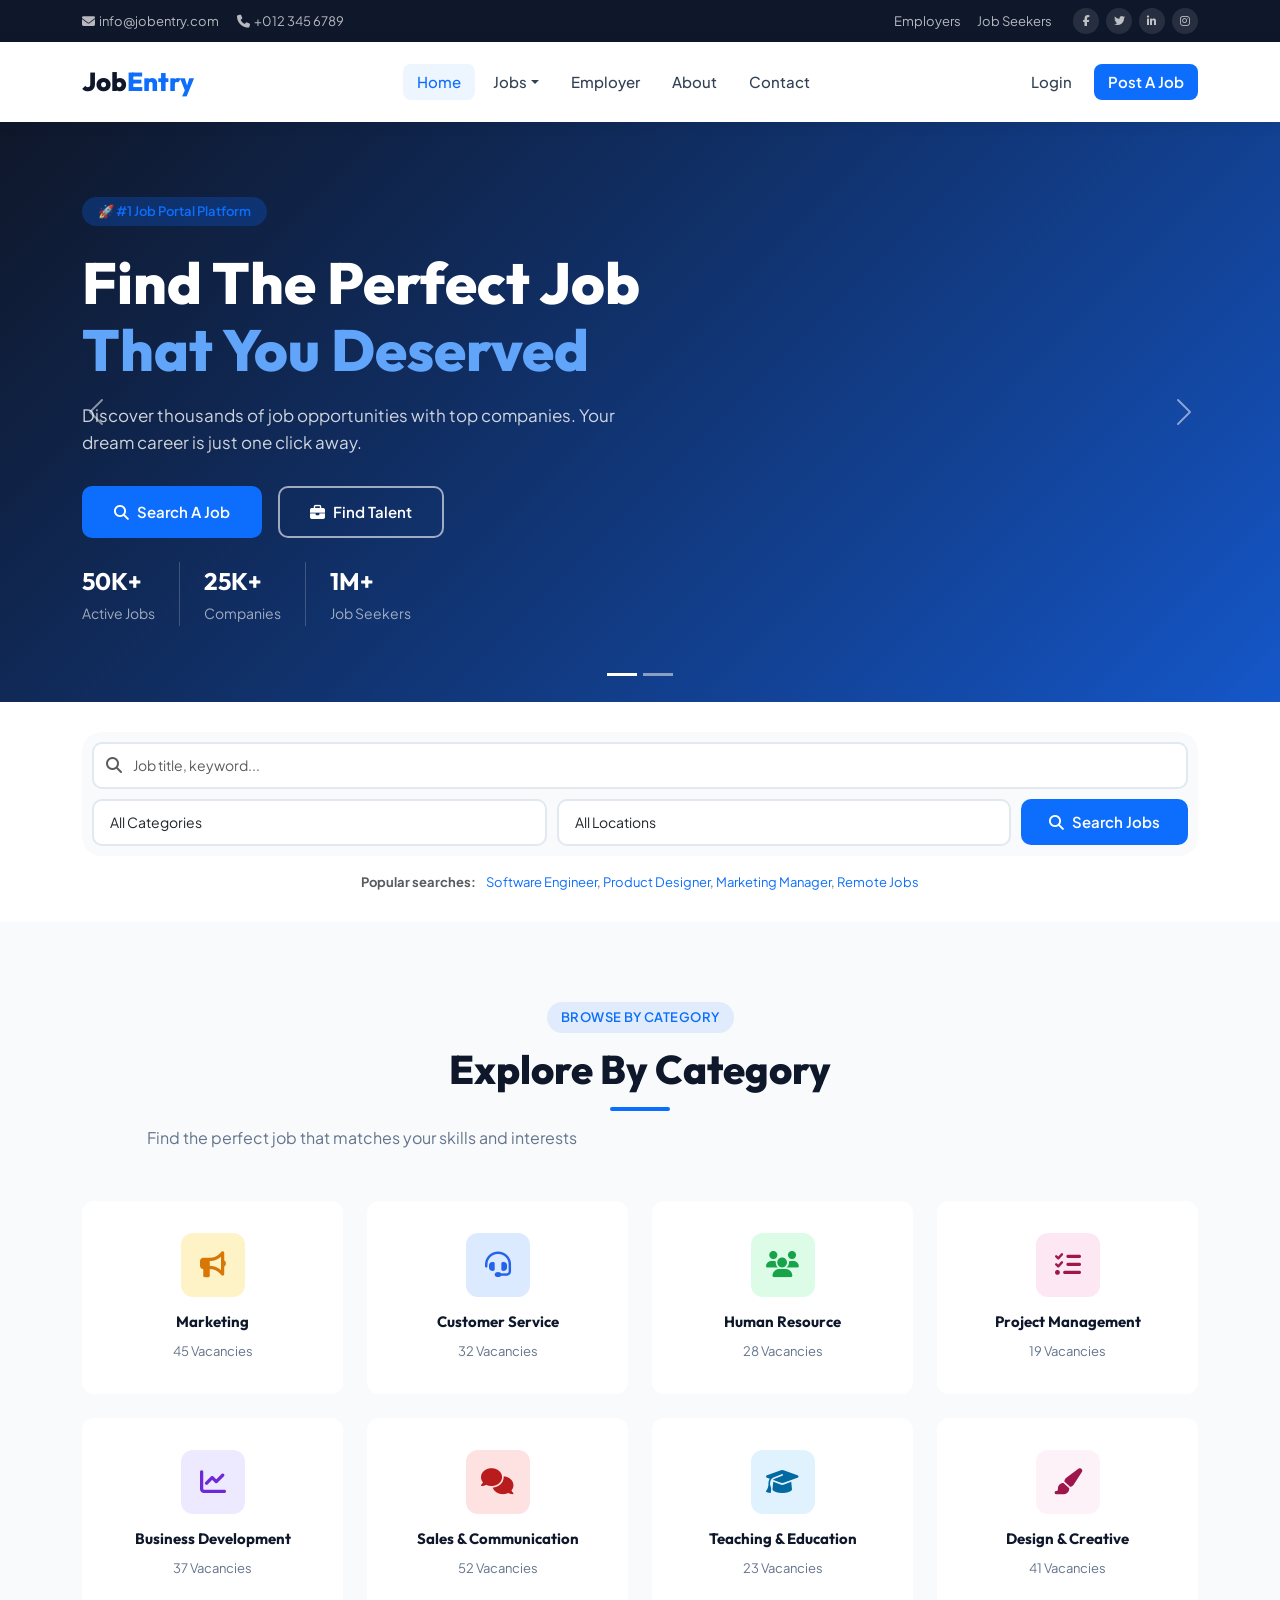
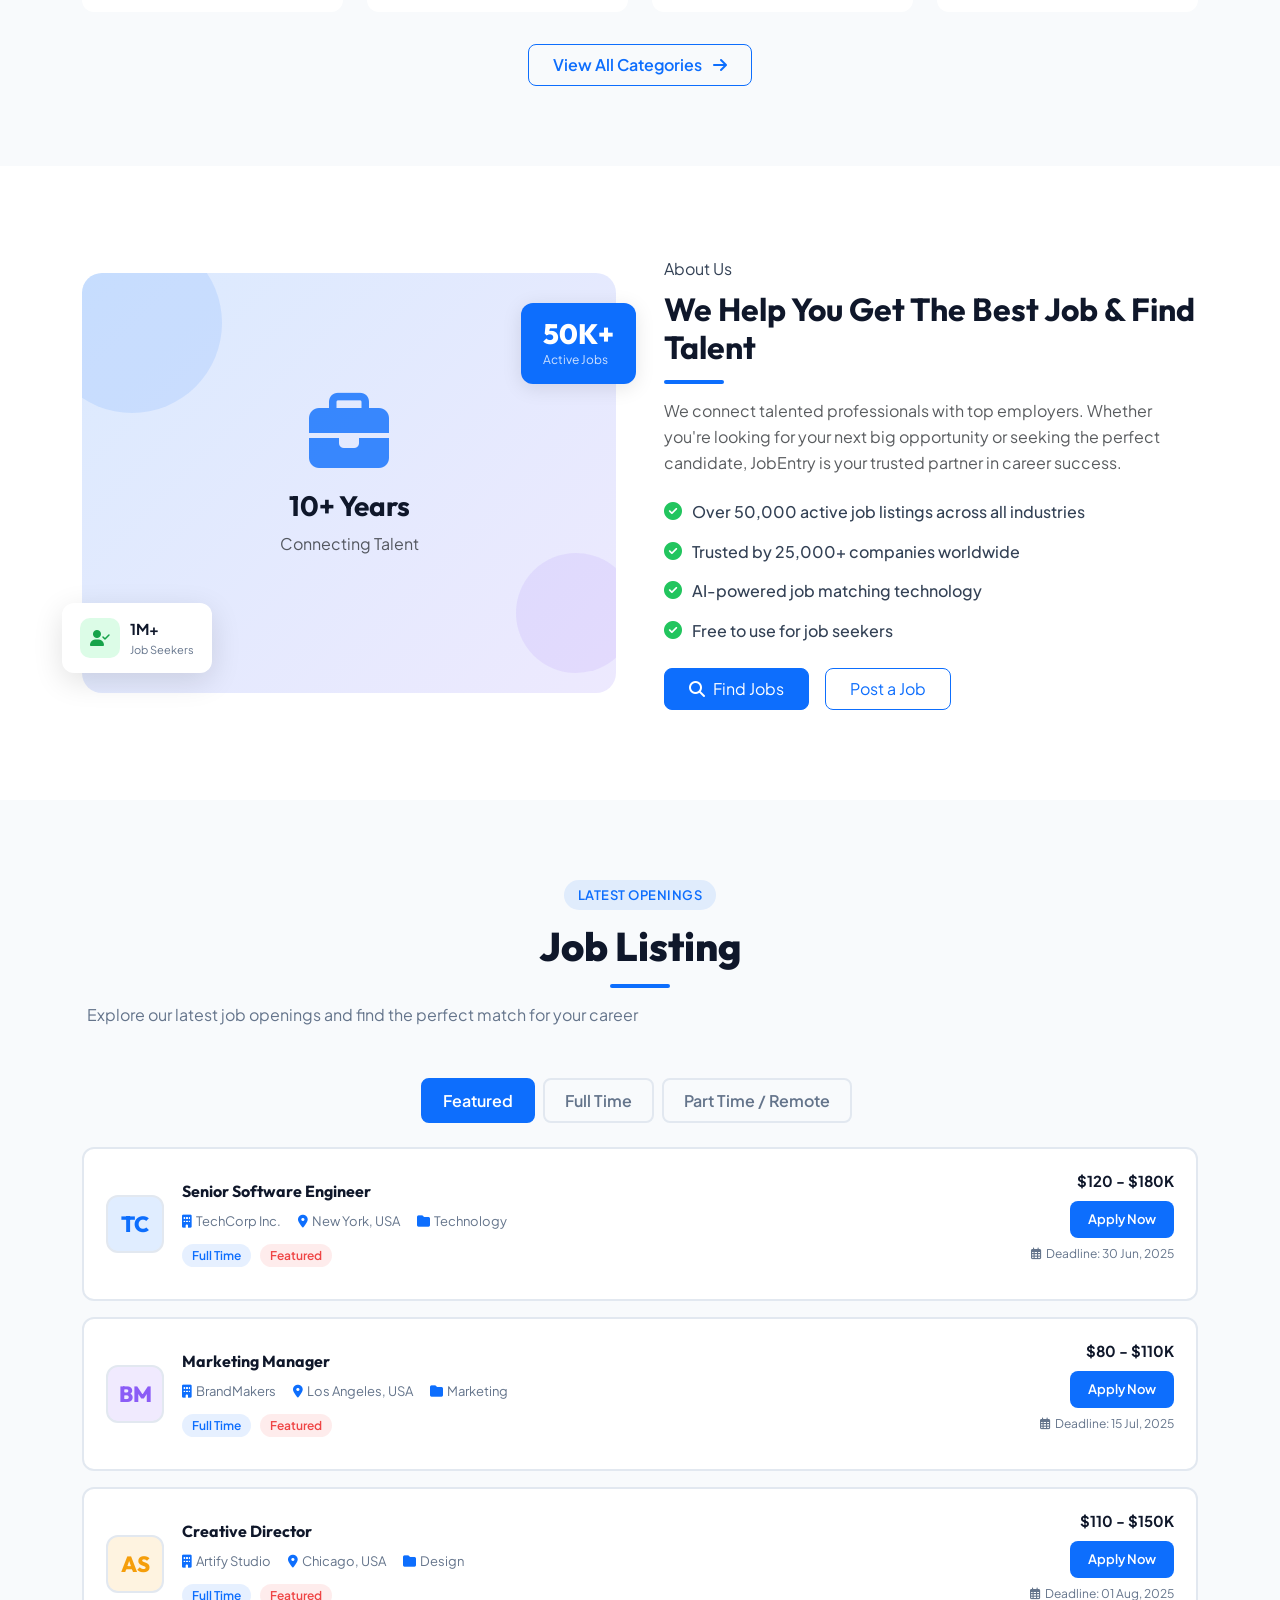
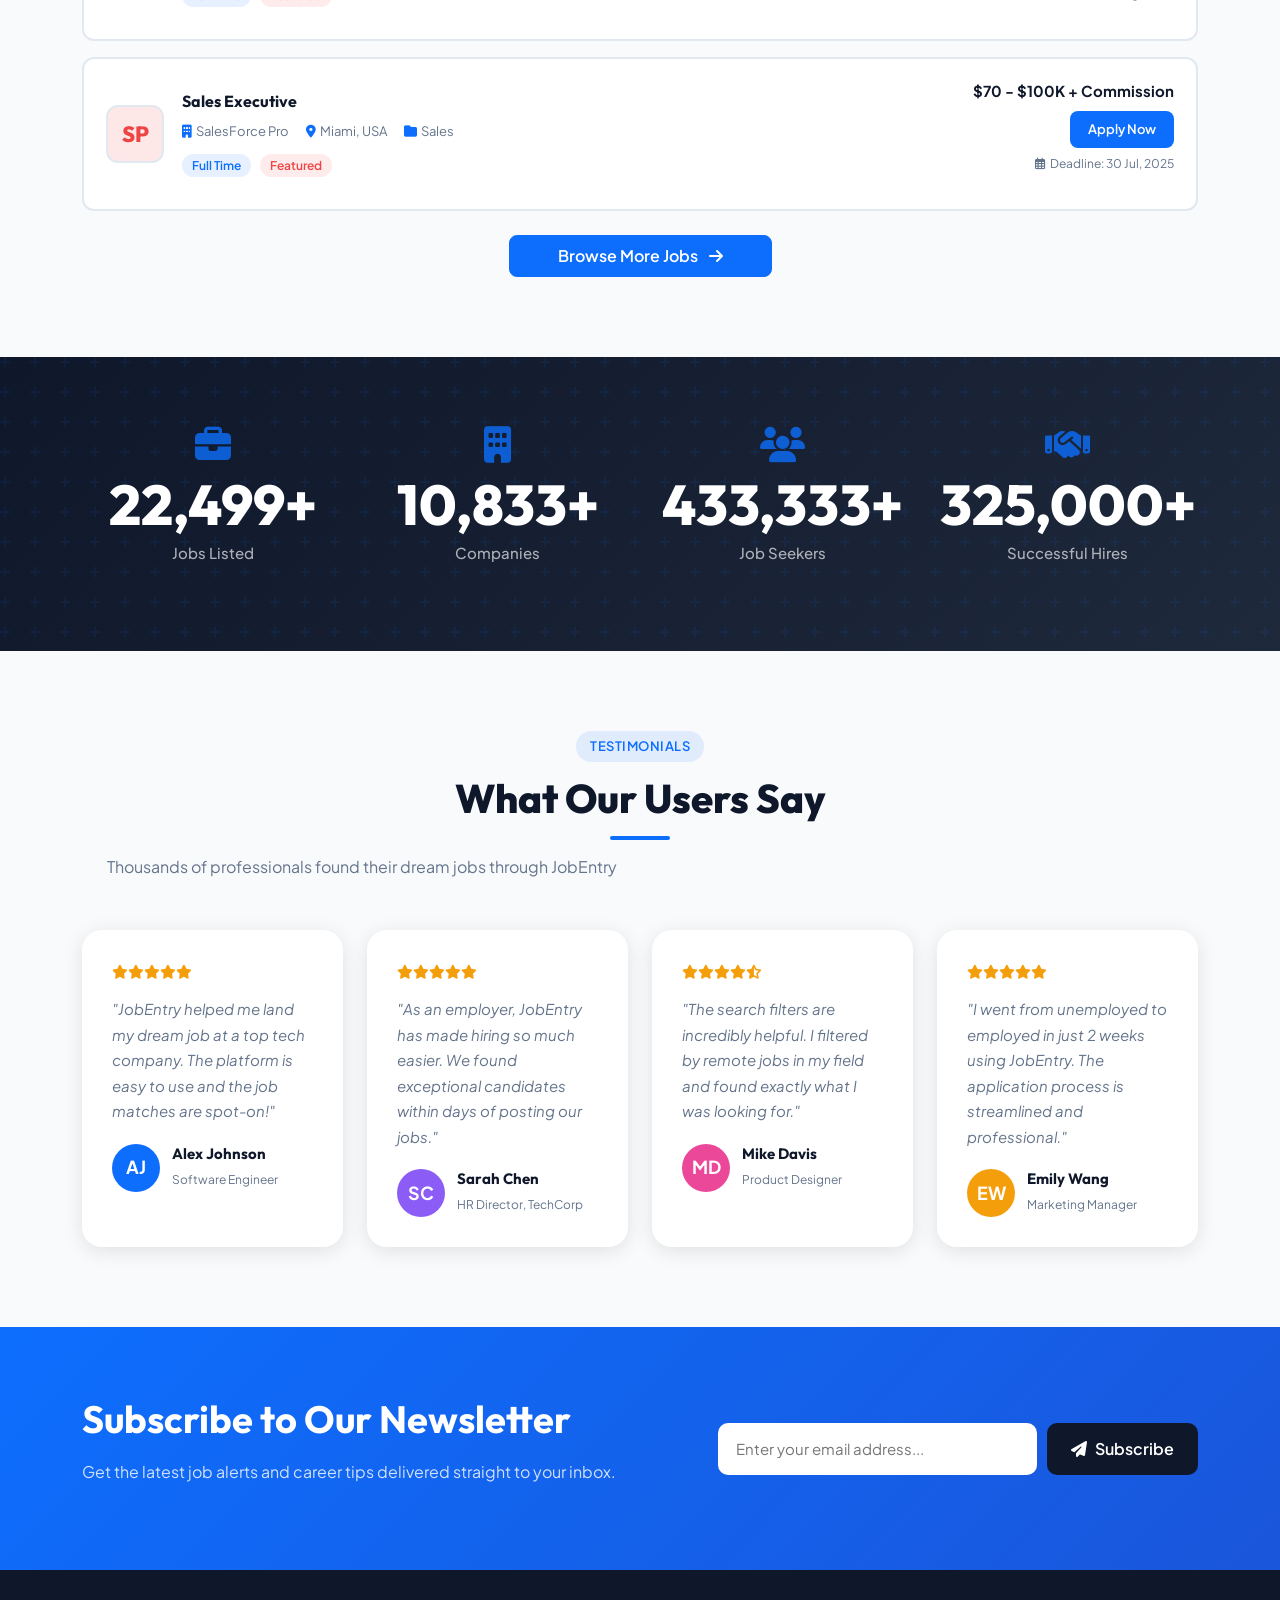
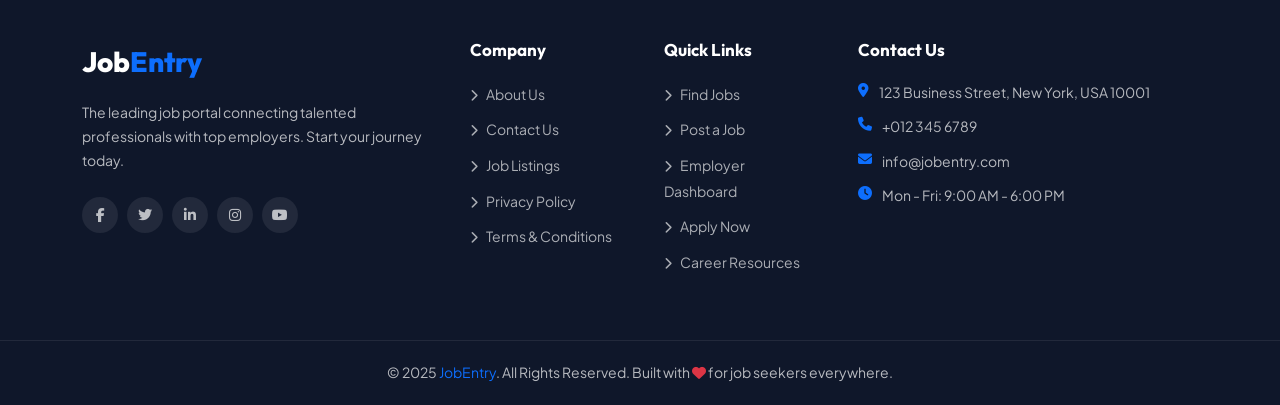
<file: index.html>
<!DOCTYPE html>
<html lang="en">
<head>
  <meta charset="UTF-8" />
  <meta name="viewport" content="width=device-width, initial-scale=1.0" />
  <title>JobEntry - Find Your Dream Job</title>
  <link rel="stylesheet" href="https://cdnjs.cloudflare.com/ajax/libs/bootstrap/5.3.2/css/bootstrap.min.css" />
  <link rel="stylesheet" href="https://cdnjs.cloudflare.com/ajax/libs/font-awesome/6.5.0/css/all.min.css" />
  <link rel="stylesheet" href="https://cdnjs.cloudflare.com/ajax/libs/OwlCarousel2/2.3.4/assets/owl.carousel.min.css" />
  <link rel="stylesheet" href="css/style.css" />
</head>
<body>

<!-- Preloader -->
<div id="preloader"><div class="spinner"></div></div>

<!-- Back to Top -->
<button id="backToTop"><i class="fas fa-chevron-up"></i></button>

<!-- Toast -->
<div class="toast-container position-fixed bottom-0 end-0 p-3">
  <div id="globalToast" class="toast align-items-center border-0" role="alert">
    <div class="d-flex"><div class="toast-body fw-semibold"></div><button type="button" class="btn-close me-2 m-auto" data-bs-dismiss="toast"></button></div>
  </div>
</div>

<!-- TOPBAR -->
<div class="topbar d-none d-lg-block">
  <div class="container">
    <div class="d-flex justify-content-between align-items-center">
      <div>
        <span class="me-3"><i class="fas fa-envelope me-1"></i><a href="mailto:info@jobentry.com">info@jobentry.com</a></span>
        <span><i class="fas fa-phone me-1"></i><a href="tel:+0123456789">+012 345 6789</a></span>
      </div>
      <div class="d-flex align-items-center gap-3">
        <a href="#">Employers</a>
        <a href="#">Job Seekers</a>
        <div class="social-links">
          <a href="#"><i class="fab fa-facebook-f"></i></a>
          <a href="#"><i class="fab fa-twitter"></i></a>
          <a href="#"><i class="fab fa-linkedin-in"></i></a>
          <a href="#"><i class="fab fa-instagram"></i></a>
        </div>
      </div>
    </div>
  </div>
</div>

<!-- NAVBAR -->
<nav class="navbar navbar-expand-lg">
  <div class="container">
    <a class="navbar-brand" href="index.html">Job<span>Entry</span></a>
    <button class="navbar-toggler border-0" type="button" data-bs-toggle="collapse" data-bs-target="#navMenu">
      <span class="navbar-toggler-icon"></span>
    </button>
    <div class="collapse navbar-collapse" id="navMenu">
      <ul class="navbar-nav mx-auto gap-1">
        <li class="nav-item"><a class="nav-link active" href="index.html">Home</a></li>
        <li class="nav-item dropdown">
          <a class="nav-link dropdown-toggle" href="#" data-bs-toggle="dropdown">Jobs</a>
          <ul class="dropdown-menu">
            <li><a class="dropdown-item" href="jobs.html"><i class="fas fa-list me-2 text-primary"></i>Job Listings</a></li>
            <li><a class="dropdown-item" href="apply.html"><i class="fas fa-file-alt me-2 text-primary"></i>Apply for Job</a></li>
          </ul>
        </li>
        <li class="nav-item"><a class="nav-link" href="employer.html">Employer</a></li>
        <li class="nav-item"><a class="nav-link" href="#about">About</a></li>
        <li class="nav-item"><a class="nav-link" href="#contact">Contact</a></li>
      </ul>
      <div class="d-flex align-items-center gap-2">
        <a href="employer.html" class="nav-link btn btn-outline-primary btn-sm px-3 rounded-3 fw-600">Login</a>
        <a href="employer.html" class="nav-link btn-post-job">Post A Job</a>
      </div>
    </div>
  </div>
</nav>

<!-- HERO CAROUSEL -->
<section class="hero-carousel">
  <div id="heroCarousel" class="carousel slide carousel-fade" data-bs-ride="carousel" data-bs-interval="5000">
    <div class="carousel-inner">

      <!-- Slide 1 -->
      <div class="carousel-item active">
        <div class="hero-slide" style="background: linear-gradient(135deg, #0f172a 0%, #1e3a8a 100%); min-height: 580px;">
          <div class="container">
            <div class="row align-items-center" style="min-height:580px">
              <div class="col-lg-7">
                <div class="fade-up">
                  <span class="badge bg-primary bg-opacity-25 text-primary fw-semibold px-3 py-2 rounded-pill mb-4 d-inline-block" style="font-size:13px">🚀 #1 Job Portal Platform</span>
                  <h1>Find The Perfect Job<br><span style="color:#60a5fa">That You Deserved</span></h1>
                  <p>Discover thousands of job opportunities with top companies. Your dream career is just one click away.</p>
                  <div class="d-flex gap-3 flex-wrap">
                    <a href="jobs.html" class="btn-hero-primary"><i class="fas fa-search me-2"></i>Search A Job</a>
                    <a href="employer.html" class="btn-hero-outline"><i class="fas fa-briefcase me-2"></i>Find Talent</a>
                  </div>
                  <div class="d-flex gap-4 mt-4">
                    <div><strong style="color:#fff;font-size:24px;font-family:'Outfit',sans-serif">50K+</strong><br><small style="color:rgba(255,255,255,0.6)">Active Jobs</small></div>
                    <div style="border-left:1px solid rgba(255,255,255,0.2);padding-left:24px"><strong style="color:#fff;font-size:24px;font-family:'Outfit',sans-serif">25K+</strong><br><small style="color:rgba(255,255,255,0.6)">Companies</small></div>
                    <div style="border-left:1px solid rgba(255,255,255,0.2);padding-left:24px"><strong style="color:#fff;font-size:24px;font-family:'Outfit',sans-serif">1M+</strong><br><small style="color:rgba(255,255,255,0.6)">Job Seekers</small></div>
                  </div>
                </div>
              </div>
            </div>
          </div>
        </div>
      </div>

      <!-- Slide 2 -->
      <div class="carousel-item">
        <div class="hero-slide" style="background: linear-gradient(135deg, #1e1b4b 0%, #2d1b69 50%, #0d6efd 100%); min-height: 580px;">
          <div class="container">
            <div class="row align-items-center" style="min-height:580px">
              <div class="col-lg-7">
                <div class="fade-up">
                  <span class="badge bg-warning bg-opacity-25 text-warning fw-semibold px-3 py-2 rounded-pill mb-4 d-inline-block" style="font-size:13px">⭐ Trusted By Millions</span>
                  <h1>Find The Best Startup<br><span style="color:#fbbf24">Job That Fits You</span></h1>
                  <p>Join fast-growing startups and established companies. Build your future with opportunities that match your skills and passion.</p>
                  <div class="d-flex gap-3 flex-wrap">
                    <a href="jobs.html" class="btn-hero-primary"><i class="fas fa-search me-2"></i>Search A Job</a>
                    <a href="employer.html" class="btn-hero-outline"><i class="fas fa-building me-2"></i>Post A Job</a>
                  </div>
                </div>
              </div>
            </div>
          </div>
        </div>
      </div>

    </div>
    <!-- Controls -->
    <button class="carousel-control-prev" type="button" data-bs-target="#heroCarousel" data-bs-slide="prev">
      <span class="carousel-control-prev-icon"></span>
    </button>
    <button class="carousel-control-next" type="button" data-bs-target="#heroCarousel" data-bs-slide="next">
      <span class="carousel-control-next-icon"></span>
    </button>
    <div class="carousel-indicators">
      <button type="button" data-bs-target="#heroCarousel" data-bs-slide-to="0" class="active"></button>
      <button type="button" data-bs-target="#heroCarousel" data-bs-slide-to="1"></button>
    </div>
  </div>
</section>

<!-- SEARCH SECTION -->
<section class="search-section">
  <div class="container">
    <div class="search-box">
      <div class="input-group flex-grow-1" style="min-width:220px">
        <span class="input-group-text border-2 border-end-0" style="border-radius:10px 0 0 10px; background:white; border-color:var(--border)"><i class="fas fa-search text-muted"></i></span>
        <input type="text" class="form-control border-2 border-start-0 ps-0" id="heroKeyword" placeholder="Job title, keyword..." style="border-radius:0 10px 10px 0; border-left:none" />
      </div>
      <select class="form-select" id="heroCategory" style="min-width:160px">
        <option value="">All Categories</option>
        <option>Marketing</option>
        <option>Technology</option>
        <option>Design</option>
        <option>Human Resource</option>
        <option>Project Management</option>
        <option>Sales</option>
        <option>Education</option>
      </select>
      <select class="form-select" id="heroLocation" style="min-width:150px">
        <option value="">All Locations</option>
        <option>New York, USA</option>
        <option>Los Angeles, USA</option>
        <option>Chicago, USA</option>
        <option>Austin, USA</option>
        <option>Remote</option>
      </select>
      <button class="btn-search" onclick="doSearch()"><i class="fas fa-search me-2"></i>Search Jobs</button>
    </div>
    <div class="mt-3 text-center text-muted" style="font-size:13px">
      <strong>Popular searches:</strong>
      <a href="jobs.html?keyword=software" class="text-primary ms-2">Software Engineer</a>,
      <a href="jobs.html?keyword=designer" class="text-primary">Product Designer</a>,
      <a href="jobs.html?keyword=marketing" class="text-primary">Marketing Manager</a>,
      <a href="jobs.html?category=Remote" class="text-primary">Remote Jobs</a>
    </div>
  </div>
</section>

<!-- CATEGORIES -->
<section class="categories-section">
  <div class="container">
    <div class="section-header text-center">
      <span class="badge-label">Browse By Category</span>
      <h2>Explore By Category</h2>
      <div class="section-divider mx-auto"></div>
      <p>Find the perfect job that matches your skills and interests</p>
    </div>
    <div class="row" id="categoriesGrid"></div>
    <div class="text-center mt-2">
      <a href="jobs.html" class="btn btn-outline-primary px-4 py-2 fw-semibold rounded-3">View All Categories <i class="fas fa-arrow-right ms-2"></i></a>
    </div>
  </div>
</section>

<!-- ABOUT SECTION -->
<section class="about-section" id="about">
  <div class="container">
    <div class="row align-items-center g-5">
      <div class="col-lg-6">
        <div class="about-img-grid">
          <div style="background:linear-gradient(135deg,#dbeafe,#ede9fe); border-radius:20px; height:420px; display:flex; align-items:center; justify-content:center; position:relative; overflow:hidden;">
            <div style="position:absolute; width:180px; height:180px; background:rgba(13,110,253,0.1); border-radius:50%; top:-40px; left:-40px;"></div>
            <div style="position:absolute; width:120px; height:120px; background:rgba(139,92,246,0.1); border-radius:50%; bottom:20px; right:-20px;"></div>
            <div class="text-center" style="position:relative; z-index:1;">
              <i class="fas fa-briefcase" style="font-size:80px; color:var(--primary); opacity:0.8;"></i>
              <h3 class="mt-3" style="color:var(--dark)">10+ Years</h3>
              <p class="text-muted">Connecting Talent</p>
            </div>
          </div>
          <div class="about-stats-pill">
            <div>
              <h3>50K+</h3>
              <p>Active Jobs</p>
            </div>
          </div>
          <!-- Floating cards -->
          <div style="position:absolute; bottom:20px; left:-20px; background:white; border-radius:12px; padding:14px 18px; box-shadow:0 8px 30px rgba(0,0,0,0.12); display:flex; align-items:center; gap:10px;">
            <div style="width:40px; height:40px; background:#dcfce7; border-radius:10px; display:flex; align-items:center; justify-content:center;">
              <i class="fas fa-user-check" style="color:#16a34a"></i>
            </div>
            <div>
              <div style="font-weight:700; font-size:15px; color:var(--dark)">1M+</div>
              <div style="font-size:11px; color:var(--text-muted)">Job Seekers</div>
            </div>
          </div>
        </div>
      </div>
      <div class="col-lg-6">
        <div class="fade-up">
          <span class="badge-label">About Us</span>
          <h2 class="mt-2">We Help You Get The Best Job & Find Talent</h2>
          <div class="section-divider"></div>
          <p class="text-muted mb-4">We connect talented professionals with top employers. Whether you're looking for your next big opportunity or seeking the perfect candidate, JobEntry is your trusted partner in career success.</p>
          <div class="about-check"><i class="fas fa-check-circle"></i> <span>Over 50,000 active job listings across all industries</span></div>
          <div class="about-check"><i class="fas fa-check-circle"></i> <span>Trusted by 25,000+ companies worldwide</span></div>
          <div class="about-check"><i class="fas fa-check-circle"></i> <span>AI-powered job matching technology</span></div>
          <div class="about-check"><i class="fas fa-check-circle"></i> <span>Free to use for job seekers</span></div>
          <div class="d-flex gap-3 mt-4">
            <a href="jobs.html" class="btn btn-primary px-4 py-2 rounded-3 fw-600"><i class="fas fa-search me-2"></i>Find Jobs</a>
            <a href="employer.html" class="btn btn-outline-primary px-4 py-2 rounded-3 fw-600">Post a Job</a>
          </div>
        </div>
      </div>
    </div>
  </div>
</section>

<!-- JOB LISTINGS -->
<section class="jobs-section" style="background:var(--light)">
  <div class="container">
    <div class="section-header text-center">
      <span class="badge-label">Latest Openings</span>
      <h2>Job Listing</h2>
      <div class="section-divider mx-auto"></div>
      <p>Explore our latest job openings and find the perfect match for your career</p>
    </div>

    <!-- Tabs -->
    <ul class="nav nav-pills justify-content-center mb-4" id="jobTabs">
      <li class="nav-item"><button class="nav-link active" data-bs-toggle="pill" data-bs-target="#tab-featured">Featured</button></li>
      <li class="nav-item"><button class="nav-link" data-bs-toggle="pill" data-bs-target="#tab-fulltime">Full Time</button></li>
      <li class="nav-item"><button class="nav-link" data-bs-toggle="pill" data-bs-target="#tab-parttime">Part Time / Remote</button></li>
    </ul>

    <div class="tab-content">
      <div class="tab-pane fade show active" id="tab-featured">
        <div id="featuredJobs"></div>
        <div class="text-center mt-4">
          <a href="jobs.html" class="btn btn-primary px-5 py-2 rounded-3 fw-semibold">Browse More Jobs <i class="fas fa-arrow-right ms-2"></i></a>
        </div>
      </div>
      <div class="tab-pane fade" id="tab-fulltime">
        <div id="fulltimeJobs"></div>
        <div class="text-center mt-4">
          <a href="jobs.html?type=Full+Time" class="btn btn-primary px-5 py-2 rounded-3 fw-semibold">Browse More Jobs <i class="fas fa-arrow-right ms-2"></i></a>
        </div>
      </div>
      <div class="tab-pane fade" id="tab-parttime">
        <div id="parttimeJobs"></div>
        <div class="text-center mt-4">
          <a href="jobs.html?type=Part+Time" class="btn btn-primary px-5 py-2 rounded-3 fw-semibold">Browse More Jobs <i class="fas fa-arrow-right ms-2"></i></a>
        </div>
      </div>
    </div>
  </div>
</section>

<!-- COUNTER SECTION -->
<section class="counter-section">
  <div class="container">
    <div class="row g-4">
      <div class="col-6 col-md-3">
        <div class="counter-item fade-up fade-up-d1">
          <i class="fas fa-briefcase counter-icon"></i>
          <div class="counter-num" data-target="50000" data-suffix="+">0</div>
          <p>Jobs Listed</p>
        </div>
      </div>
      <div class="col-6 col-md-3">
        <div class="counter-item fade-up fade-up-d2">
          <i class="fas fa-building counter-icon"></i>
          <div class="counter-num" data-target="25000" data-suffix="+">0</div>
          <p>Companies</p>
        </div>
      </div>
      <div class="col-6 col-md-3">
        <div class="counter-item fade-up fade-up-d3">
          <i class="fas fa-users counter-icon"></i>
          <div class="counter-num" data-target="1000000" data-suffix="+">0</div>
          <p>Job Seekers</p>
        </div>
      </div>
      <div class="col-6 col-md-3">
        <div class="counter-item fade-up fade-up-d4">
          <i class="fas fa-handshake counter-icon"></i>
          <div class="counter-num" data-target="750000" data-suffix="+">0</div>
          <p>Successful Hires</p>
        </div>
      </div>
    </div>
  </div>
</section>

<!-- TESTIMONIALS -->
<section class="testimonials-section">
  <div class="container">
    <div class="section-header text-center">
      <span class="badge-label">Testimonials</span>
      <h2>What Our Users Say</h2>
      <div class="section-divider mx-auto"></div>
      <p>Thousands of professionals found their dream jobs through JobEntry</p>
    </div>
    <div class="row g-4">
      <div class="col-md-6 col-lg-3">
        <div class="testimonial-card fade-up fade-up-d1">
          <div class="stars"><i class="fas fa-star"></i><i class="fas fa-star"></i><i class="fas fa-star"></i><i class="fas fa-star"></i><i class="fas fa-star"></i></div>
          <p>"JobEntry helped me land my dream job at a top tech company. The platform is easy to use and the job matches are spot-on!"</p>
          <div class="author">
            <div class="author-placeholder">AJ</div>
            <div>
              <h6>Alex Johnson</h6>
              <span>Software Engineer</span>
            </div>
          </div>
        </div>
      </div>
      <div class="col-md-6 col-lg-3">
        <div class="testimonial-card fade-up fade-up-d2">
          <div class="stars"><i class="fas fa-star"></i><i class="fas fa-star"></i><i class="fas fa-star"></i><i class="fas fa-star"></i><i class="fas fa-star"></i></div>
          <p>"As an employer, JobEntry has made hiring so much easier. We found exceptional candidates within days of posting our jobs."</p>
          <div class="author">
            <div class="author-placeholder" style="background:#8b5cf6">SC</div>
            <div>
              <h6>Sarah Chen</h6>
              <span>HR Director, TechCorp</span>
            </div>
          </div>
        </div>
      </div>
      <div class="col-md-6 col-lg-3">
        <div class="testimonial-card fade-up fade-up-d3">
          <div class="stars"><i class="fas fa-star"></i><i class="fas fa-star"></i><i class="fas fa-star"></i><i class="fas fa-star"></i><i class="fas fa-star-half-alt"></i></div>
          <p>"The search filters are incredibly helpful. I filtered by remote jobs in my field and found exactly what I was looking for."</p>
          <div class="author">
            <div class="author-placeholder" style="background:#ec4899">MD</div>
            <div>
              <h6>Mike Davis</h6>
              <span>Product Designer</span>
            </div>
          </div>
        </div>
      </div>
      <div class="col-md-6 col-lg-3">
        <div class="testimonial-card fade-up fade-up-d4">
          <div class="stars"><i class="fas fa-star"></i><i class="fas fa-star"></i><i class="fas fa-star"></i><i class="fas fa-star"></i><i class="fas fa-star"></i></div>
          <p>"I went from unemployed to employed in just 2 weeks using JobEntry. The application process is streamlined and professional."</p>
          <div class="author">
            <div class="author-placeholder" style="background:#f59e0b">EW</div>
            <div>
              <h6>Emily Wang</h6>
              <span>Marketing Manager</span>
            </div>
          </div>
        </div>
      </div>
    </div>
  </div>
</section>

<!-- NEWSLETTER -->
<section class="newsletter-section" id="contact">
  <div class="container">
    <div class="row align-items-center g-4">
      <div class="col-lg-6">
        <h2 class="mb-3">Subscribe to Our Newsletter</h2>
        <p>Get the latest job alerts and career tips delivered straight to your inbox.</p>
      </div>
      <div class="col-lg-6">
        <form class="newsletter-form ms-lg-auto" onsubmit="event.preventDefault(); showToast('Subscribed successfully! 🎉');">
          <input type="email" placeholder="Enter your email address..." required />
          <button type="submit" class="btn-sub"><i class="fas fa-paper-plane me-2"></i>Subscribe</button>
        </form>
      </div>
    </div>
  </div>
</section>

<!-- FOOTER -->
<footer class="footer">
  <div class="container">
    <div class="row g-5">
      <div class="col-lg-4 col-md-6">
        <div class="footer-logo">Job<span>Entry</span></div>
        <p class="mb-4">The leading job portal connecting talented professionals with top employers. Start your journey today.</p>
        <div class="social-links">
          <a href="#"><i class="fab fa-facebook-f"></i></a>
          <a href="#"><i class="fab fa-twitter"></i></a>
          <a href="#"><i class="fab fa-linkedin-in"></i></a>
          <a href="#"><i class="fab fa-instagram"></i></a>
          <a href="#"><i class="fab fa-youtube"></i></a>
        </div>
      </div>
      <div class="col-lg-2 col-md-6">
        <h5>Company</h5>
        <ul class="footer-links ps-0">
          <li><a href="#about"><i class="fas fa-chevron-right me-2 small"></i>About Us</a></li>
          <li><a href="#contact"><i class="fas fa-chevron-right me-2 small"></i>Contact Us</a></li>
          <li><a href="jobs.html"><i class="fas fa-chevron-right me-2 small"></i>Job Listings</a></li>
          <li><a href="#"><i class="fas fa-chevron-right me-2 small"></i>Privacy Policy</a></li>
          <li><a href="#"><i class="fas fa-chevron-right me-2 small"></i>Terms & Conditions</a></li>
        </ul>
      </div>
      <div class="col-lg-2 col-md-6">
        <h5>Quick Links</h5>
        <ul class="footer-links ps-0">
          <li><a href="jobs.html"><i class="fas fa-chevron-right me-2 small"></i>Find Jobs</a></li>
          <li><a href="employer.html"><i class="fas fa-chevron-right me-2 small"></i>Post a Job</a></li>
          <li><a href="employer.html"><i class="fas fa-chevron-right me-2 small"></i>Employer Dashboard</a></li>
          <li><a href="apply.html"><i class="fas fa-chevron-right me-2 small"></i>Apply Now</a></li>
          <li><a href="#"><i class="fas fa-chevron-right me-2 small"></i>Career Resources</a></li>
        </ul>
      </div>
      <div class="col-lg-4 col-md-6">
        <h5>Contact Us</h5>
        <ul class="footer-contact ps-0">
          <li><i class="fas fa-map-marker-alt"></i>123 Business Street, New York, USA 10001</li>
          <li><i class="fas fa-phone"></i>+012 345 6789</li>
          <li><i class="fas fa-envelope"></i>info@jobentry.com</li>
          <li><i class="fas fa-clock"></i>Mon - Fri: 9:00 AM - 6:00 PM</li>
        </ul>
      </div>
    </div>
  </div>
  <div class="footer-bottom">
    <div class="container">
      <p class="mb-0">&copy; 2025 <a href="#">JobEntry</a>. All Rights Reserved. Built with <i class="fas fa-heart text-danger"></i> for job seekers everywhere.</p>
    </div>
  </div>
</footer>

<script src="https://cdnjs.cloudflare.com/ajax/libs/bootstrap/5.3.2/js/bootstrap.bundle.min.js"></script>
<script src="js/script.js"></script>
</body>
</html>
</file>
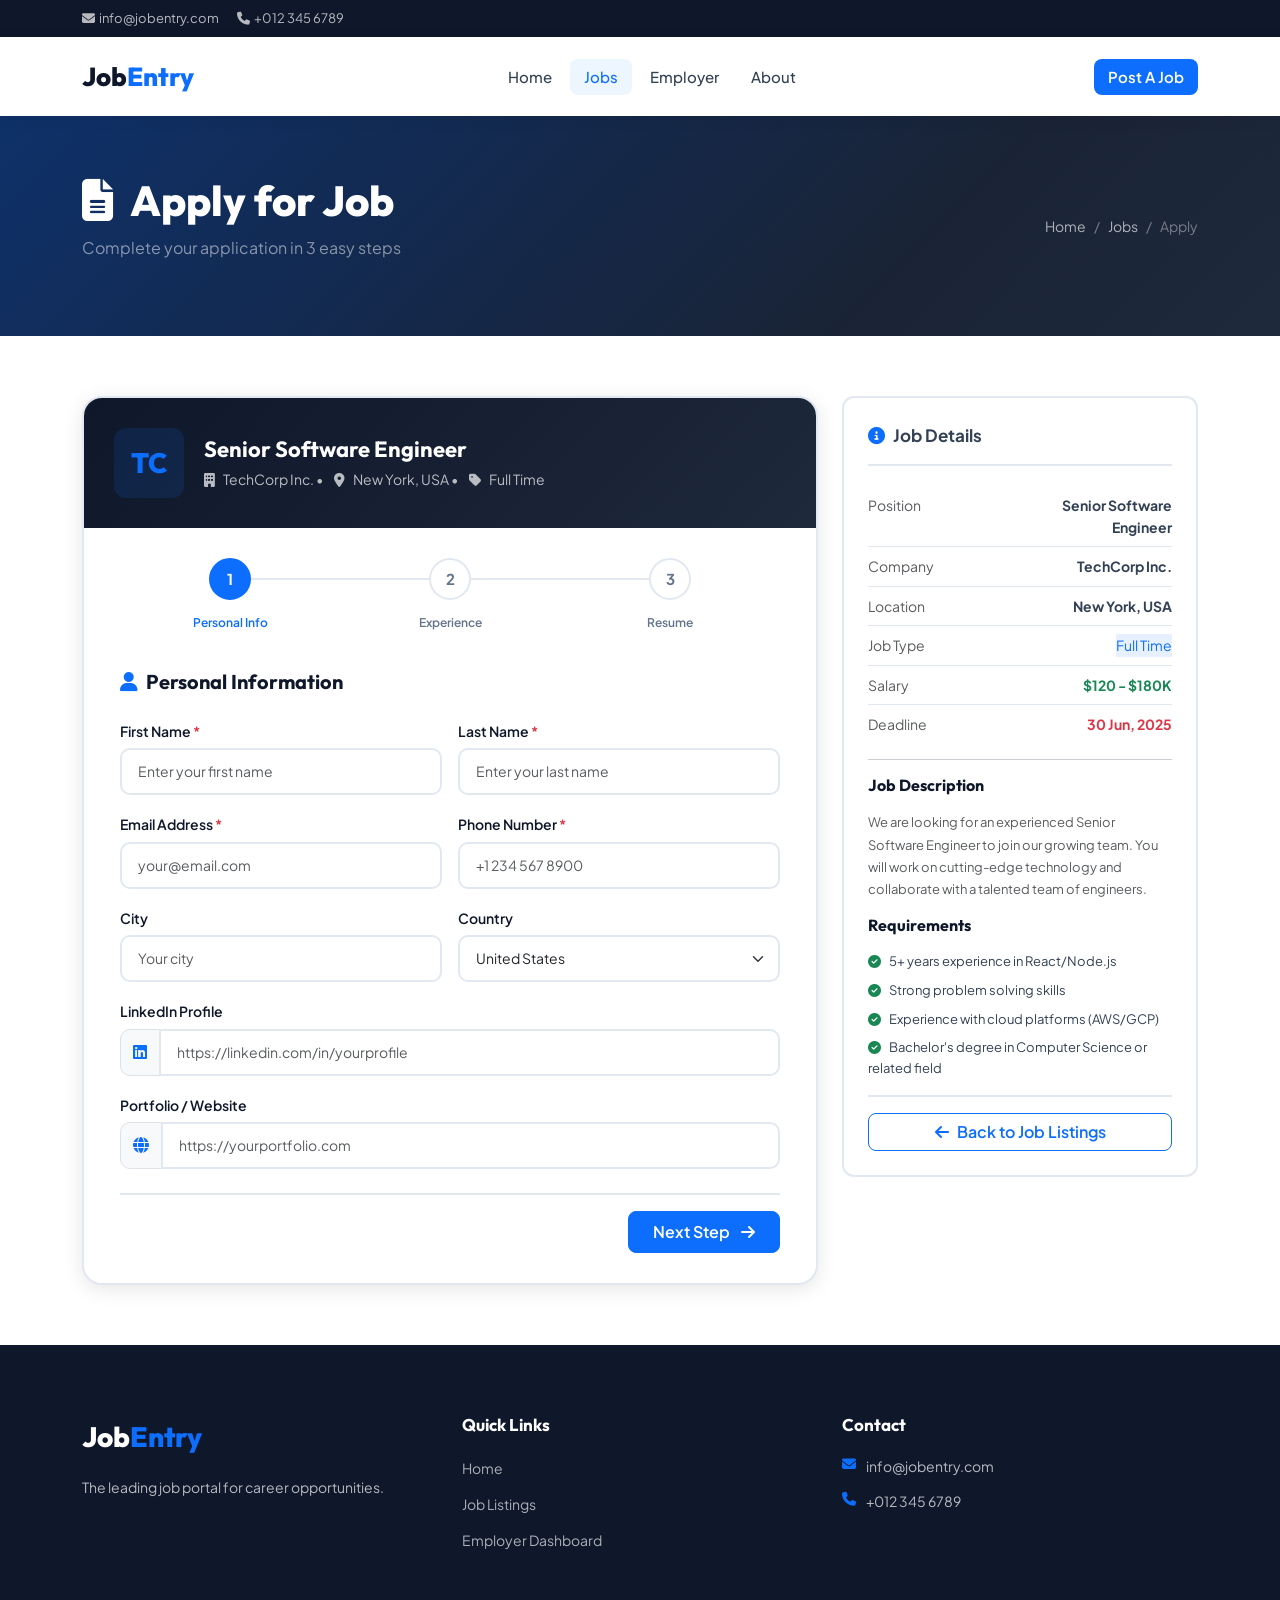
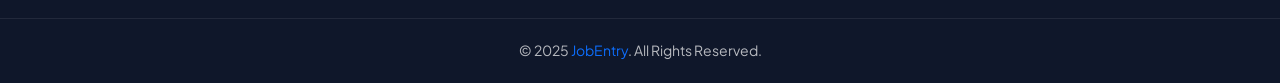
<file: apply.html>
<!DOCTYPE html>
<html lang="en">
<head>
  <meta charset="UTF-8" />
  <meta name="viewport" content="width=device-width, initial-scale=1.0" />
  <title>Apply for Job - JobEntry</title>
  <link rel="stylesheet" href="https://cdnjs.cloudflare.com/ajax/libs/bootstrap/5.3.2/css/bootstrap.min.css" />
  <link rel="stylesheet" href="https://cdnjs.cloudflare.com/ajax/libs/font-awesome/6.5.0/css/all.min.css" />
  <link rel="stylesheet" href="css/style.css" />
</head>
<body>

<!-- Preloader -->
<div id="preloader"><div class="spinner"></div></div>
<!-- Back to Top -->
<button id="backToTop"><i class="fas fa-chevron-up"></i></button>

<!-- Success Toast -->
<div class="toast-container position-fixed bottom-0 end-0 p-3" style="z-index:9999">
  <div id="successToast" class="toast align-items-center text-bg-success border-0" role="alert">
    <div class="d-flex">
      <div class="toast-body fw-semibold">
        <i class="fas fa-check-circle me-2"></i>Application submitted successfully! Redirecting...
      </div>
      <button type="button" class="btn-close btn-close-white me-2 m-auto" data-bs-dismiss="toast"></button>
    </div>
  </div>
  <div id="globalToast" class="toast align-items-center border-0" role="alert">
    <div class="d-flex"><div class="toast-body fw-semibold"></div><button type="button" class="btn-close me-2 m-auto" data-bs-dismiss="toast"></button></div>
  </div>
</div>

<!-- TOPBAR -->
<div class="topbar d-none d-lg-block">
  <div class="container">
    <div class="d-flex justify-content-between align-items-center">
      <div>
        <span class="me-3"><i class="fas fa-envelope me-1"></i>info@jobentry.com</span>
        <span><i class="fas fa-phone me-1"></i>+012 345 6789</span>
      </div>
    </div>
  </div>
</div>

<!-- NAVBAR -->
<nav class="navbar navbar-expand-lg">
  <div class="container">
    <a class="navbar-brand" href="index.html">Job<span>Entry</span></a>
    <button class="navbar-toggler border-0" type="button" data-bs-toggle="collapse" data-bs-target="#navMenu">
      <span class="navbar-toggler-icon"></span>
    </button>
    <div class="collapse navbar-collapse" id="navMenu">
      <ul class="navbar-nav mx-auto gap-1">
        <li class="nav-item"><a class="nav-link" href="index.html">Home</a></li>
        <li class="nav-item"><a class="nav-link active" href="jobs.html">Jobs</a></li>
        <li class="nav-item"><a class="nav-link" href="employer.html">Employer</a></li>
        <li class="nav-item"><a class="nav-link" href="index.html#about">About</a></li>
      </ul>
      <div class="d-flex align-items-center gap-2">
        <a href="employer.html" class="nav-link btn-post-job">Post A Job</a>
      </div>
    </div>
  </div>
</nav>

<!-- PAGE HEADER -->
<section class="page-header">
  <div class="container">
    <div class="row align-items-center">
      <div class="col-md-6">
        <h1><i class="fas fa-file-alt me-3"></i>Apply for Job</h1>
        <p class="text-white-50 mt-2">Complete your application in 3 easy steps</p>
      </div>
      <div class="col-md-6 text-md-end">
        <nav aria-label="breadcrumb">
          <ol class="breadcrumb justify-content-md-end">
            <li class="breadcrumb-item"><a href="index.html">Home</a></li>
            <li class="breadcrumb-item"><a href="jobs.html">Jobs</a></li>
            <li class="breadcrumb-item active">Apply</li>
          </ol>
        </nav>
      </div>
    </div>
  </div>
</section>

<!-- APPLY SECTION -->
<section class="apply-section">
  <div class="container">
    <div class="row g-4 justify-content-center">

      <!-- LEFT: Apply Form -->
      <div class="col-lg-8">
        <div class="apply-card">

          <!-- Header with job info -->
          <div class="apply-header">
            <div class="job-logo job-logo-display">TC</div>
            <div>
              <h3 class="job-title-display">Senior Software Engineer</h3>
              <p><i class="fas fa-building me-2"></i><span class="company-name-display">TechCorp Inc.</span>
                &bull; <i class="fas fa-map-marker-alt ms-2 me-2"></i><span class="job-location-display">New York, USA</span>
                &bull; <i class="fas fa-tag ms-2 me-2"></i><span class="job-type-display">Full Time</span>
              </p>
            </div>
          </div>

          <!-- Steps -->
          <div class="apply-body">
            <div class="apply-steps">
              <div class="step-item active">
                <div class="step-circle">1</div>
                <span>Personal Info</span>
              </div>
              <div class="step-item">
                <div class="step-circle">2</div>
                <span>Experience</span>
              </div>
              <div class="step-item">
                <div class="step-circle">3</div>
                <span>Resume</span>
              </div>
            </div>

            <!-- STEP 1: Personal Info -->
            <div id="step1Content">
              <h5 class="mb-4 fw-700" style="color:var(--dark)"><i class="fas fa-user me-2 text-primary"></i>Personal Information</h5>
              <div class="row g-3">
                <div class="col-md-6">
                  <label class="form-label">First Name <span class="text-danger">*</span></label>
                  <input type="text" class="form-control" placeholder="Enter your first name" required />
                </div>
                <div class="col-md-6">
                  <label class="form-label">Last Name <span class="text-danger">*</span></label>
                  <input type="text" class="form-control" placeholder="Enter your last name" required />
                </div>
                <div class="col-md-6">
                  <label class="form-label">Email Address <span class="text-danger">*</span></label>
                  <input type="email" class="form-control" placeholder="your@email.com" required />
                </div>
                <div class="col-md-6">
                  <label class="form-label">Phone Number <span class="text-danger">*</span></label>
                  <input type="tel" class="form-control" placeholder="+1 234 567 8900" />
                </div>
                <div class="col-md-6">
                  <label class="form-label">City</label>
                  <input type="text" class="form-control" placeholder="Your city" />
                </div>
                <div class="col-md-6">
                  <label class="form-label">Country</label>
                  <select class="form-select">
                    <option>United States</option>
                    <option>United Kingdom</option>
                    <option>Canada</option>
                    <option>Australia</option>
                    <option>India</option>
                    <option>Germany</option>
                    <option>Other</option>
                  </select>
                </div>
                <div class="col-12">
                  <label class="form-label">LinkedIn Profile</label>
                  <div class="input-group">
                    <span class="input-group-text" style="border-radius:10px 0 0 10px"><i class="fab fa-linkedin text-primary"></i></span>
                    <input type="url" class="form-control" placeholder="https://linkedin.com/in/yourprofile" style="border-radius:0 10px 10px 0" />
                  </div>
                </div>
                <div class="col-12">
                  <label class="form-label">Portfolio / Website</label>
                  <div class="input-group">
                    <span class="input-group-text" style="border-radius:10px 0 0 10px"><i class="fas fa-globe text-primary"></i></span>
                    <input type="url" class="form-control" placeholder="https://yourportfolio.com" style="border-radius:0 10px 10px 0" />
                  </div>
                </div>
              </div>
            </div>

            <!-- STEP 2: Experience -->
            <div id="step2Content" class="d-none">
              <h5 class="mb-4 fw-700" style="color:var(--dark)"><i class="fas fa-briefcase me-2 text-primary"></i>Experience & Skills</h5>
              <div class="row g-3">
                <div class="col-md-6">
                  <label class="form-label">Years of Experience <span class="text-danger">*</span></label>
                  <select class="form-select" required>
                    <option value="">Select experience level</option>
                    <option>Fresher (0-1 year)</option>
                    <option>Junior (1-3 years)</option>
                    <option>Mid-level (3-5 years)</option>
                    <option>Senior (5-8 years)</option>
                    <option>Expert (8+ years)</option>
                  </select>
                </div>
                <div class="col-md-6">
                  <label class="form-label">Current Salary (Annual)</label>
                  <input type="text" class="form-control" placeholder="e.g. $80,000" />
                </div>
                <div class="col-md-6">
                  <label class="form-label">Expected Salary <span class="text-danger">*</span></label>
                  <input type="text" class="form-control" placeholder="e.g. $100,000" required />
                </div>
                <div class="col-md-6">
                  <label class="form-label">Notice Period</label>
                  <select class="form-select">
                    <option>Immediate</option>
                    <option>2 weeks</option>
                    <option>1 month</option>
                    <option>2 months</option>
                    <option>3 months</option>
                  </select>
                </div>
                <div class="col-12">
                  <label class="form-label">Current / Last Company</label>
                  <input type="text" class="form-control" placeholder="Company name" />
                </div>
                <div class="col-12">
                  <label class="form-label">Current / Last Job Title</label>
                  <input type="text" class="form-control" placeholder="e.g. Software Developer" />
                </div>
                <div class="col-12">
                  <label class="form-label">Key Skills <span class="text-danger">*</span></label>
                  <input type="text" class="form-control" placeholder="e.g. React, Node.js, Python, AWS (comma separated)" required />
                  <div class="form-text">Separate skills with commas</div>
                </div>
                <div class="col-12">
                  <label class="form-label">Cover Letter / Why should we hire you?</label>
                  <textarea class="form-control" rows="5" placeholder="Tell us about yourself, your skills, and why you're the perfect fit for this role..."></textarea>
                  <div class="form-text">Minimum 100 characters recommended</div>
                </div>
                <div class="col-12">
                  <label class="form-label">Additional Notes</label>
                  <textarea class="form-control" rows="3" placeholder="Any additional information you'd like to share..."></textarea>
                </div>
              </div>
            </div>

            <!-- STEP 3: Resume Upload -->
            <div id="step3Content" class="d-none">
              <h5 class="mb-4 fw-700" style="color:var(--dark)"><i class="fas fa-upload me-2 text-primary"></i>Upload Resume</h5>

              <div class="upload-area" id="uploadArea">
                <i class="fas fa-cloud-upload-alt"></i>
                <h5 class="mt-3 mb-2">Drag & Drop your resume here</h5>
                <p>or <span class="upload-browse">browse to upload</span></p>
                <p class="text-muted small mt-2">Supported formats: PDF, DOC, DOCX &bull; Max size: 5MB</p>
                <input type="file" id="resumeInput" accept=".pdf,.doc,.docx" class="d-none" />
              </div>

              <div class="mt-4 p-3 rounded-3" style="background:var(--light); border:2px solid var(--border)">
                <h6 class="fw-700 mb-3">Review Your Application</h6>
                <div class="row g-2" style="font-size:14px">
                  <div class="col-6">
                    <span class="text-muted">Position:</span>
                    <strong class="d-block job-title-display">Senior Software Engineer</strong>
                  </div>
                  <div class="col-6">
                    <span class="text-muted">Company:</span>
                    <strong class="d-block company-name-display">TechCorp Inc.</strong>
                  </div>
                  <div class="col-6">
                    <span class="text-muted">Location:</span>
                    <strong class="d-block job-location-display">New York, USA</strong>
                  </div>
                  <div class="col-6">
                    <span class="text-muted">Salary Range:</span>
                    <strong class="d-block job-salary-display">$120 - $180K</strong>
                  </div>
                </div>
              </div>

              <div class="mt-3">
                <div class="form-check">
                  <input class="form-check-input" type="checkbox" id="agreeTerms">
                  <label class="form-check-label" for="agreeTerms" style="font-size:14px">
                    I agree to the <a href="#" class="text-primary">Terms & Conditions</a> and <a href="#" class="text-primary">Privacy Policy</a>
                  </label>
                </div>
              </div>

              <button class="btn-submit mt-4 d-none" id="submitBtn" onclick="submitApplication()">
                <i class="fas fa-paper-plane me-2"></i>Submit Application
              </button>
            </div>

            <!-- Navigation Buttons -->
            <div class="d-flex justify-content-between mt-4 pt-3" style="border-top:2px solid var(--border)">
              <button id="prevBtn" class="btn btn-outline-secondary px-4 py-2 rounded-3 fw-semibold d-none" onclick="prevStep()">
                <i class="fas fa-arrow-left me-2"></i>Previous
              </button>
              <div></div>
              <button id="nextBtn" class="btn btn-primary px-4 py-2 rounded-3 fw-semibold" onclick="nextStep()">
                Next Step <i class="fas fa-arrow-right ms-2"></i>
              </button>
            </div>
          </div>
        </div>
      </div>

      <!-- RIGHT: Job Details Sidebar -->
      <div class="col-lg-4">

        <!-- Job Details Card -->
        <div class="dashboard-card" style="position:sticky; top:90px">
          <div class="card-title">
            <span><i class="fas fa-info-circle me-2 text-primary"></i>Job Details</span>
          </div>

          <div style="font-size:14px">
            <div class="d-flex justify-content-between py-2" style="border-bottom:1px solid var(--border)">
              <span class="text-muted">Position</span>
              <strong class="job-title-display text-end" style="max-width:55%">Senior Software Engineer</strong>
            </div>
            <div class="d-flex justify-content-between py-2" style="border-bottom:1px solid var(--border)">
              <span class="text-muted">Company</span>
              <strong class="company-name-display">TechCorp Inc.</strong>
            </div>
            <div class="d-flex justify-content-between py-2" style="border-bottom:1px solid var(--border)">
              <span class="text-muted">Location</span>
              <strong class="job-location-display">New York, USA</strong>
            </div>
            <div class="d-flex justify-content-between py-2" style="border-bottom:1px solid var(--border)">
              <span class="text-muted">Job Type</span>
              <span class="badge-type badge-fulltime job-type-display">Full Time</span>
            </div>
            <div class="d-flex justify-content-between py-2" style="border-bottom:1px solid var(--border)">
              <span class="text-muted">Salary</span>
              <strong class="text-success job-salary-display">$120 - $180K</strong>
            </div>
            <div class="d-flex justify-content-between py-2">
              <span class="text-muted">Deadline</span>
              <strong class="text-danger job-deadline-display">30 Jun, 2025</strong>
            </div>
          </div>

          <hr class="my-3" />

          <h6 class="fw-700 mb-3">Job Description</h6>
          <p class="text-muted mb-3 job-description-display" style="font-size:13px; line-height:1.7">Loading description...</p>

          <h6 class="fw-700 mb-3">Requirements</h6>
          <ul class="ps-0" id="requirementsList" style="list-style:none; font-size:13px"></ul>

          <div class="mt-3 pt-3" style="border-top:2px solid var(--border)">
            <a href="jobs.html" class="btn btn-outline-primary w-100 rounded-3 fw-semibold">
              <i class="fas fa-arrow-left me-2"></i>Back to Job Listings
            </a>
          </div>
        </div>
      </div>

    </div>
  </div>
</section>

<!-- FOOTER -->
<footer class="footer">
  <div class="container">
    <div class="row g-4">
      <div class="col-md-4">
        <div class="footer-logo">Job<span>Entry</span></div>
        <p>The leading job portal for career opportunities.</p>
      </div>
      <div class="col-md-4">
        <h5>Quick Links</h5>
        <ul class="footer-links ps-0">
          <li><a href="index.html">Home</a></li>
          <li><a href="jobs.html">Job Listings</a></li>
          <li><a href="employer.html">Employer Dashboard</a></li>
        </ul>
      </div>
      <div class="col-md-4">
        <h5>Contact</h5>
        <ul class="footer-contact ps-0">
          <li><i class="fas fa-envelope"></i>info@jobentry.com</li>
          <li><i class="fas fa-phone"></i>+012 345 6789</li>
        </ul>
      </div>
    </div>
  </div>
  <div class="footer-bottom">
    <div class="container"><p class="mb-0">&copy; 2025 <a href="#">JobEntry</a>. All Rights Reserved.</p></div>
  </div>
</footer>

<script src="https://cdnjs.cloudflare.com/ajax/libs/bootstrap/5.3.2/js/bootstrap.bundle.min.js"></script>
<script src="js/script.js"></script>
</body>
</html>
</file>
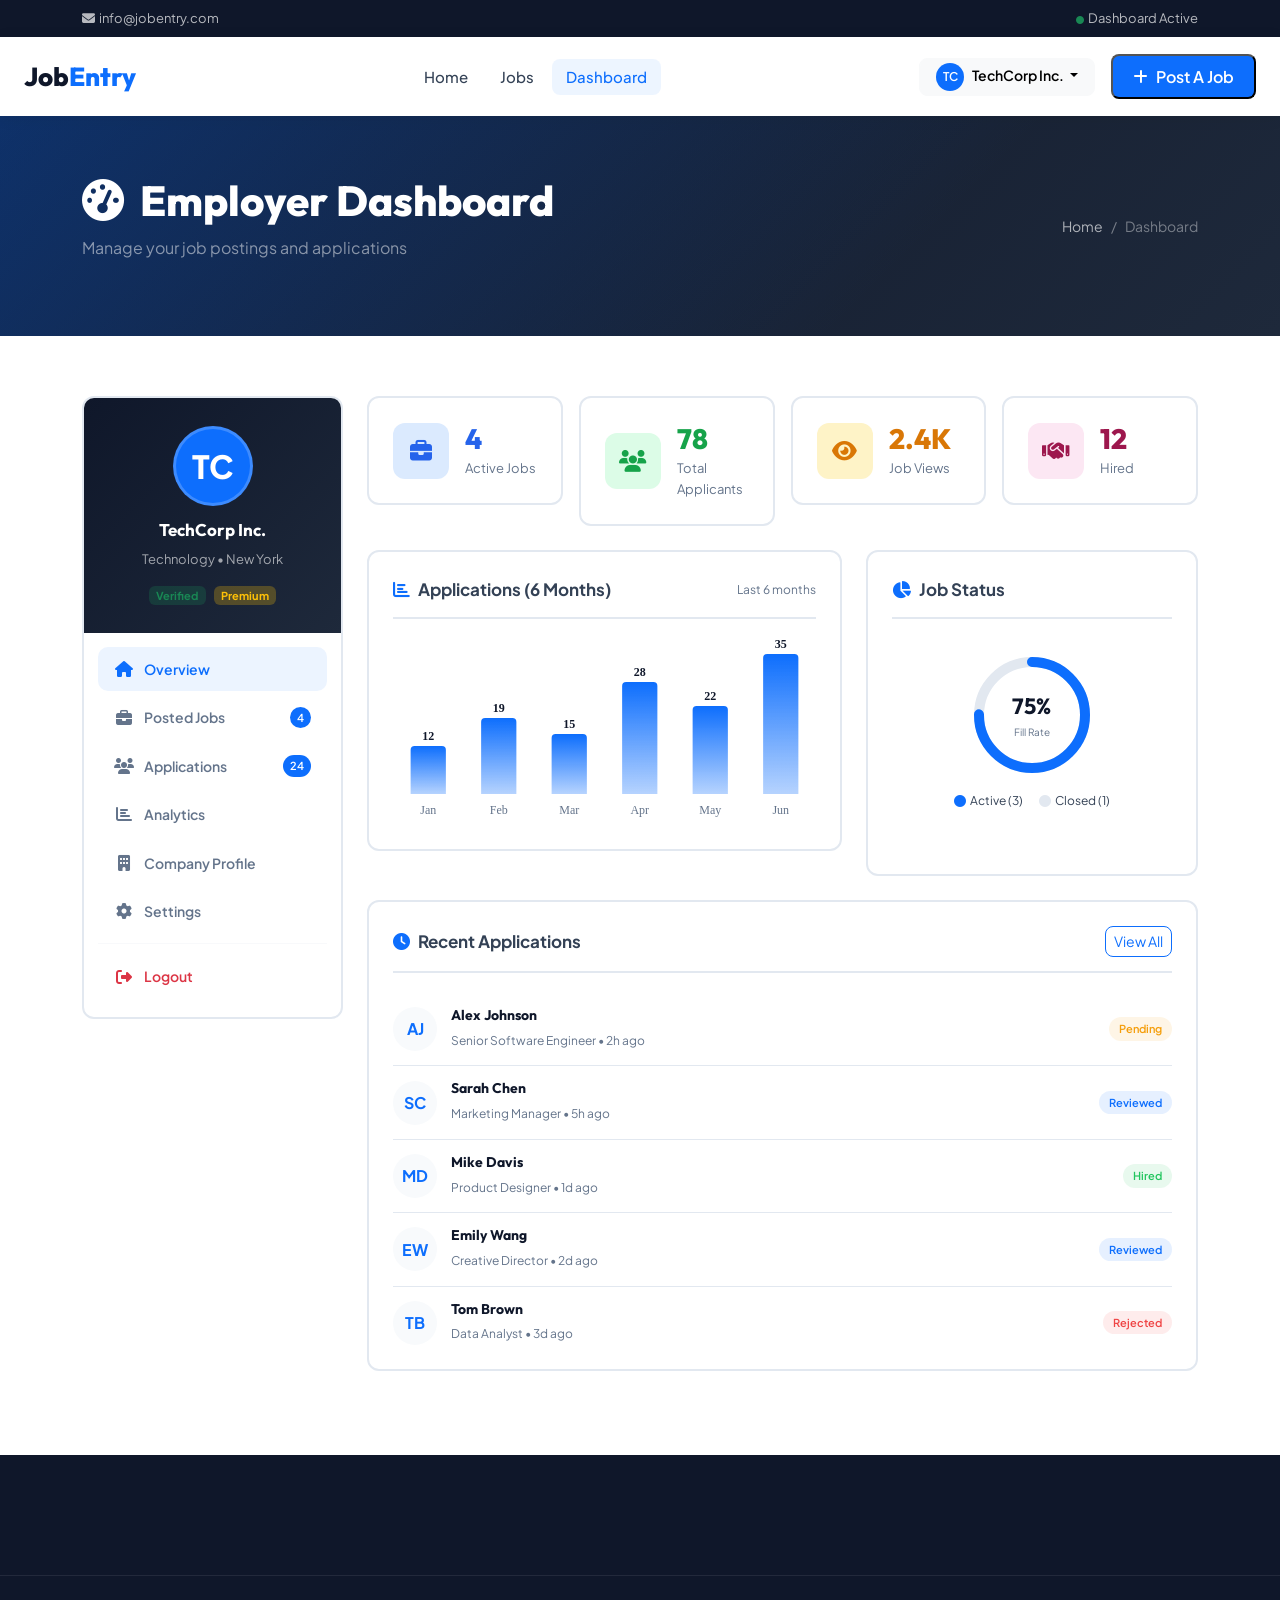
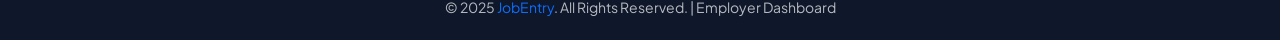
<file: employer.html>
<!DOCTYPE html>
<html lang="en">
<head>
  <meta charset="UTF-8" />
  <meta name="viewport" content="width=device-width, initial-scale=1.0" />
  <title>Employer Dashboard - JobEntry</title>
  <link rel="stylesheet" href="https://cdnjs.cloudflare.com/ajax/libs/bootstrap/5.3.2/css/bootstrap.min.css" />
  <link rel="stylesheet" href="https://cdnjs.cloudflare.com/ajax/libs/font-awesome/6.5.0/css/all.min.css" />
  <link rel="stylesheet" href="css/style.css" />
</head>
<body>

<!-- Preloader -->
<div id="preloader"><div class="spinner"></div></div>
<!-- Back to Top -->
<button id="backToTop"><i class="fas fa-chevron-up"></i></button>
<!-- Toast -->
<div class="toast-container position-fixed bottom-0 end-0 p-3" style="z-index:9999">
  <div id="globalToast" class="toast align-items-center border-0" role="alert">
    <div class="d-flex"><div class="toast-body fw-semibold"></div><button type="button" class="btn-close me-2 m-auto" data-bs-dismiss="toast"></button></div>
  </div>
</div>

<!-- TOPBAR -->
<div class="topbar d-none d-lg-block">
  <div class="container">
    <div class="d-flex justify-content-between align-items-center">
      <div><span class="me-3"><i class="fas fa-envelope me-1"></i>info@jobentry.com</span></div>
      <div class="d-flex align-items-center gap-3">
        <span style="color:rgba(255,255,255,0.7)"><i class="fas fa-circle text-success me-1" style="font-size:8px"></i>Dashboard Active</span>
      </div>
    </div>
  </div>
</div>

<!-- NAVBAR -->
<nav class="navbar navbar-expand-lg">
  <div class="container-fluid px-4">
    <a class="navbar-brand" href="index.html">Job<span>Entry</span></a>
    <button class="navbar-toggler border-0" type="button" data-bs-toggle="collapse" data-bs-target="#navMenu">
      <span class="navbar-toggler-icon"></span>
    </button>
    <div class="collapse navbar-collapse" id="navMenu">
      <ul class="navbar-nav mx-auto gap-1">
        <li class="nav-item"><a class="nav-link" href="index.html">Home</a></li>
        <li class="nav-item"><a class="nav-link" href="jobs.html">Jobs</a></li>
        <li class="nav-item"><a class="nav-link active" href="employer.html">Dashboard</a></li>
      </ul>
      <div class="d-flex align-items-center gap-3">
        <div class="dropdown">
          <button class="btn btn-light btn-sm px-3 rounded-3 fw-semibold dropdown-toggle" data-bs-toggle="dropdown">
            <span style="width:28px;height:28px;background:var(--primary);border-radius:50%;display:inline-flex;align-items:center;justify-content:center;color:white;font-size:12px;margin-right:6px">TC</span>
            TechCorp Inc.
          </button>
          <ul class="dropdown-menu dropdown-menu-end">
            <li><a class="dropdown-item" href="#"><i class="fas fa-user me-2 text-primary"></i>Edit Profile</a></li>
            <li><a class="dropdown-item" href="#"><i class="fas fa-cog me-2 text-primary"></i>Settings</a></li>
            <li><hr class="dropdown-divider"></li>
            <li><a class="dropdown-item text-danger" href="index.html"><i class="fas fa-sign-out-alt me-2"></i>Logout</a></li>
          </ul>
        </div>
        <button class="btn-post-job" data-bs-toggle="modal" data-bs-target="#postJobModal">
          <i class="fas fa-plus me-2"></i>Post A Job
        </button>
      </div>
    </div>
  </div>
</nav>

<!-- PAGE HEADER -->
<section class="page-header">
  <div class="container">
    <div class="row align-items-center">
      <div class="col-md-6">
        <h1><i class="fas fa-tachometer-alt me-3"></i>Employer Dashboard</h1>
        <p class="text-white-50 mt-2">Manage your job postings and applications</p>
      </div>
      <div class="col-md-6 text-md-end">
        <nav aria-label="breadcrumb">
          <ol class="breadcrumb justify-content-md-end">
            <li class="breadcrumb-item"><a href="index.html">Home</a></li>
            <li class="breadcrumb-item active">Dashboard</li>
          </ol>
        </nav>
      </div>
    </div>
  </div>
</section>

<!-- DASHBOARD SECTION -->
<section class="dashboard-section">
  <div class="container">
    <div class="row g-4">

      <!-- SIDEBAR -->
      <div class="col-lg-3">
        <div class="dashboard-sidebar">
          <div class="employer-profile">
            <div class="employer-avatar">TC</div>
            <h5>TechCorp Inc.</h5>
            <span>Technology &bull; New York</span>
            <div class="mt-3 d-flex gap-2 justify-content-center">
              <span class="badge bg-success bg-opacity-25 text-success" style="font-size:11px">Verified</span>
              <span class="badge bg-warning bg-opacity-25 text-warning" style="font-size:11px">Premium</span>
            </div>
          </div>
          <div class="dashboard-nav">
            <a href="#overview" class="nav-link active" onclick="showSection('overview', this)"><i class="fas fa-home"></i>Overview</a>
            <a href="#postedjobs" class="nav-link" onclick="showSection('postedjobs', this)"><i class="fas fa-briefcase"></i>Posted Jobs <span class="badge-count">4</span></a>
            <a href="#applications" class="nav-link" onclick="showSection('applications', this)"><i class="fas fa-users"></i>Applications <span class="badge-count">24</span></a>
            <a href="#analytics" class="nav-link" onclick="showSection('analytics', this)"><i class="fas fa-chart-bar"></i>Analytics</a>
            <a href="#profile" class="nav-link" onclick="showSection('profile', this)"><i class="fas fa-building"></i>Company Profile</a>
            <a href="#settings" class="nav-link" onclick="showSection('settings', this)"><i class="fas fa-cog"></i>Settings</a>
            <hr style="border-color:var(--border); margin:10px 0"/>
            <a href="index.html" class="nav-link text-danger"><i class="fas fa-sign-out-alt"></i>Logout</a>
          </div>
        </div>
      </div>

      <!-- MAIN CONTENT -->
      <div class="col-lg-9">

        <!-- OVERVIEW SECTION -->
        <div id="section-overview">
          <!-- Stats Row -->
          <div class="row g-3 mb-4">
            <div class="col-6 col-md-3">
              <div class="stat-card">
                <div class="stat-icon" style="background:#dbeafe"><i class="fas fa-briefcase" style="color:#2563eb"></i></div>
                <div><h3 style="color:#2563eb">4</h3><p>Active Jobs</p></div>
              </div>
            </div>
            <div class="col-6 col-md-3">
              <div class="stat-card">
                <div class="stat-icon" style="background:#dcfce7"><i class="fas fa-users" style="color:#16a34a"></i></div>
                <div><h3 style="color:#16a34a">78</h3><p>Total Applicants</p></div>
              </div>
            </div>
            <div class="col-6 col-md-3">
              <div class="stat-card">
                <div class="stat-icon" style="background:#fef3c7"><i class="fas fa-eye" style="color:#d97706"></i></div>
                <div><h3 style="color:#d97706">2.4K</h3><p>Job Views</p></div>
              </div>
            </div>
            <div class="col-6 col-md-3">
              <div class="stat-card">
                <div class="stat-icon" style="background:#fce7f3"><i class="fas fa-handshake" style="color:#9d174d"></i></div>
                <div><h3 style="color:#9d174d">12</h3><p>Hired</p></div>
              </div>
            </div>
          </div>

          <!-- Chart + Recent Applications Row -->
          <div class="row g-4">
            <div class="col-md-7">
              <div class="dashboard-card">
                <div class="card-title">
                  <span><i class="fas fa-chart-bar me-2 text-primary"></i>Applications (6 Months)</span>
                  <span style="font-size:12px; color:var(--text-muted); font-weight:normal">Last 6 months</span>
                </div>
                <canvas id="applicationsChart" style="width:100%; height:180px"></canvas>
              </div>
            </div>
            <div class="col-md-5">
              <div class="dashboard-card" style="height:100%">
                <div class="card-title"><span><i class="fas fa-pie-chart me-2 text-primary"></i>Job Status</span></div>
                <div class="text-center py-3">
                  <div style="position:relative; width:120px; height:120px; margin:0 auto">
                    <svg viewBox="0 0 36 36" style="transform:rotate(-90deg)">
                      <circle cx="18" cy="18" r="15.9" fill="none" stroke="#e2e8f0" stroke-width="3"/>
                      <circle cx="18" cy="18" r="15.9" fill="none" stroke="#0d6efd" stroke-width="3" stroke-dasharray="75 25" stroke-linecap="round"/>
                    </svg>
                    <div style="position:absolute;inset:0;display:flex;flex-direction:column;align-items:center;justify-content:center;">
                      <strong style="font-size:22px;font-family:'Outfit',sans-serif;color:var(--dark)">75%</strong>
                      <span style="font-size:10px;color:var(--text-muted)">Fill Rate</span>
                    </div>
                  </div>
                  <div class="mt-3 d-flex justify-content-center gap-3" style="font-size:12px">
                    <span><i class="fas fa-circle me-1" style="color:#0d6efd"></i>Active (3)</span>
                    <span><i class="fas fa-circle me-1" style="color:#e2e8f0"></i>Closed (1)</span>
                  </div>
                </div>
              </div>
            </div>
          </div>

          <!-- Recent Applications -->
          <div class="dashboard-card mt-4">
            <div class="card-title">
              <span><i class="fas fa-clock me-2 text-primary"></i>Recent Applications</span>
              <a href="#" class="btn btn-outline-primary btn-sm rounded-3" onclick="showSection('applications', document.querySelector('[onclick*=applications]'))">View All</a>
            </div>
            <div id="applicationsList"></div>
          </div>
        </div>

        <!-- POSTED JOBS SECTION -->
        <div id="section-postedjobs" class="d-none">
          <div class="dashboard-card">
            <div class="card-title">
              <span><i class="fas fa-briefcase me-2 text-primary"></i>Posted Jobs</span>
              <button class="btn btn-primary btn-sm rounded-3 px-3" data-bs-toggle="modal" data-bs-target="#postJobModal">
                <i class="fas fa-plus me-2"></i>Post New Job
              </button>
            </div>
            <div id="postedJobsList"></div>
          </div>
        </div>

        <!-- APPLICATIONS SECTION -->
        <div id="section-applications" class="d-none">
          <div class="dashboard-card">
            <div class="card-title">
              <span><i class="fas fa-users me-2 text-primary"></i>All Applications</span>
              <div class="d-flex gap-2">
                <select class="form-select form-select-sm" style="font-size:13px; width:auto">
                  <option>All Status</option>
                  <option>Pending</option>
                  <option>Reviewed</option>
                  <option>Hired</option>
                  <option>Rejected</option>
                </select>
              </div>
            </div>
            <div class="table-responsive">
              <table class="table" style="font-size:14px">
                <thead style="background:var(--light)">
                  <tr>
                    <th class="py-3">Applicant</th>
                    <th>Position</th>
                    <th>Applied</th>
                    <th>Status</th>
                    <th>Actions</th>
                  </tr>
                </thead>
                <tbody>
                  <tr>
                    <td><div class="d-flex align-items-center gap-2"><div style="width:36px;height:36px;border-radius:50%;background:#dbeafe;color:#2563eb;display:flex;align-items:center;justify-content:center;font-weight:700;font-size:13px">AJ</div><strong>Alex Johnson</strong></div></td>
                    <td class="text-muted">Sr. Software Engineer</td>
                    <td class="text-muted">2h ago</td>
                    <td><span class="status-badge status-pending">Pending</span></td>
                    <td>
                      <div class="d-flex gap-1">
                        <button class="btn-sm-action" title="View Resume"><i class="fas fa-eye"></i></button>
                        <button class="btn-sm-action" title="Approve" onclick="updateStatus(this,'hired')"><i class="fas fa-check text-success"></i></button>
                        <button class="btn-sm-action danger" title="Reject" onclick="updateStatus(this,'rejected')"><i class="fas fa-times"></i></button>
                      </div>
                    </td>
                  </tr>
                  <tr>
                    <td><div class="d-flex align-items-center gap-2"><div style="width:36px;height:36px;border-radius:50%;background:#ede9fe;color:#6d28d9;display:flex;align-items:center;justify-content:center;font-weight:700;font-size:13px">SC</div><strong>Sarah Chen</strong></div></td>
                    <td class="text-muted">Marketing Manager</td>
                    <td class="text-muted">5h ago</td>
                    <td><span class="status-badge status-reviewed">Reviewed</span></td>
                    <td>
                      <div class="d-flex gap-1">
                        <button class="btn-sm-action" title="View"><i class="fas fa-eye"></i></button>
                        <button class="btn-sm-action" title="Approve" onclick="updateStatus(this,'hired')"><i class="fas fa-check text-success"></i></button>
                        <button class="btn-sm-action danger" title="Reject" onclick="updateStatus(this,'rejected')"><i class="fas fa-times"></i></button>
                      </div>
                    </td>
                  </tr>
                  <tr>
                    <td><div class="d-flex align-items-center gap-2"><div style="width:36px;height:36px;border-radius:50%;background:#dcfce7;color:#16a34a;display:flex;align-items:center;justify-content:center;font-weight:700;font-size:13px">MD</div><strong>Mike Davis</strong></div></td>
                    <td class="text-muted">Product Designer</td>
                    <td class="text-muted">1d ago</td>
                    <td><span class="status-badge status-hired">Hired</span></td>
                    <td>
                      <div class="d-flex gap-1">
                        <button class="btn-sm-action" title="View"><i class="fas fa-eye"></i></button>
                        <button class="btn-sm-action danger" title="Reject" onclick="updateStatus(this,'rejected')"><i class="fas fa-times"></i></button>
                      </div>
                    </td>
                  </tr>
                  <tr>
                    <td><div class="d-flex align-items-center gap-2"><div style="width:36px;height:36px;border-radius:50%;background:#fef3c7;color:#d97706;display:flex;align-items:center;justify-content:center;font-weight:700;font-size:13px">EW</div><strong>Emily Wang</strong></div></td>
                    <td class="text-muted">Creative Director</td>
                    <td class="text-muted">2d ago</td>
                    <td><span class="status-badge status-reviewed">Reviewed</span></td>
                    <td>
                      <div class="d-flex gap-1">
                        <button class="btn-sm-action" title="View"><i class="fas fa-eye"></i></button>
                        <button class="btn-sm-action" title="Approve" onclick="updateStatus(this,'hired')"><i class="fas fa-check text-success"></i></button>
                        <button class="btn-sm-action danger" title="Reject" onclick="updateStatus(this,'rejected')"><i class="fas fa-times"></i></button>
                      </div>
                    </td>
                  </tr>
                  <tr>
                    <td><div class="d-flex align-items-center gap-2"><div style="width:36px;height:36px;border-radius:50%;background:#fee2e2;color:#b91c1c;display:flex;align-items:center;justify-content:center;font-weight:700;font-size:13px">TB</div><strong>Tom Brown</strong></div></td>
                    <td class="text-muted">Data Analyst</td>
                    <td class="text-muted">3d ago</td>
                    <td><span class="status-badge status-rejected">Rejected</span></td>
                    <td>
                      <div class="d-flex gap-1">
                        <button class="btn-sm-action" title="View"><i class="fas fa-eye"></i></button>
                      </div>
                    </td>
                  </tr>
                </tbody>
              </table>
            </div>
          </div>
        </div>

        <!-- ANALYTICS SECTION -->
        <div id="section-analytics" class="d-none">
          <div class="row g-4">
            <div class="col-12">
              <div class="dashboard-card">
                <div class="card-title"><span><i class="fas fa-chart-line me-2 text-primary"></i>Performance Analytics</span></div>
                <div class="row g-4 text-center">
                  <div class="col-md-3">
                    <div class="p-3 rounded-3" style="background:var(--light)">
                      <div style="font-size:32px;font-weight:800;color:#0d6efd;font-family:'Outfit',sans-serif">4.2%</div>
                      <div style="font-size:13px;color:var(--text-muted)">Application Rate</div>
                      <div style="font-size:11px;color:#22c55e;margin-top:4px"><i class="fas fa-arrow-up me-1"></i>+0.8% this month</div>
                    </div>
                  </div>
                  <div class="col-md-3">
                    <div class="p-3 rounded-3" style="background:var(--light)">
                      <div style="font-size:32px;font-weight:800;color:#8b5cf6;font-family:'Outfit',sans-serif">2.4K</div>
                      <div style="font-size:13px;color:var(--text-muted)">Job Views</div>
                      <div style="font-size:11px;color:#22c55e;margin-top:4px"><i class="fas fa-arrow-up me-1"></i>+15% this month</div>
                    </div>
                  </div>
                  <div class="col-md-3">
                    <div class="p-3 rounded-3" style="background:var(--light)">
                      <div style="font-size:32px;font-weight:800;color:#f59e0b;font-family:'Outfit',sans-serif">12d</div>
                      <div style="font-size:13px;color:var(--text-muted)">Avg. Time to Hire</div>
                      <div style="font-size:11px;color:#22c55e;margin-top:4px"><i class="fas fa-arrow-down me-1"></i>-3 days improved</div>
                    </div>
                  </div>
                  <div class="col-md-3">
                    <div class="p-3 rounded-3" style="background:var(--light)">
                      <div style="font-size:32px;font-weight:800;color:#22c55e;font-family:'Outfit',sans-serif">15%</div>
                      <div style="font-size:13px;color:var(--text-muted)">Hire Rate</div>
                      <div style="font-size:11px;color:#22c55e;margin-top:4px"><i class="fas fa-arrow-up me-1"></i>+2% this month</div>
                    </div>
                  </div>
                </div>
                <div class="mt-4">
                  <canvas id="applicationsChart2" style="width:100%;height:200px"></canvas>
                </div>
              </div>
            </div>
          </div>
        </div>

        <!-- PROFILE SECTION -->
        <div id="section-profile" class="d-none">
          <div class="dashboard-card">
            <div class="card-title"><span><i class="fas fa-building me-2 text-primary"></i>Company Profile</span>
              <button class="btn btn-primary btn-sm rounded-3 px-3" onclick="showToast('Profile saved successfully!')"><i class="fas fa-save me-2"></i>Save Changes</button>
            </div>
            <div class="row g-3">
              <div class="col-md-6">
                <label class="form-label">Company Name</label>
                <input type="text" class="form-control" value="TechCorp Inc." />
              </div>
              <div class="col-md-6">
                <label class="form-label">Industry</label>
                <select class="form-select"><option selected>Technology</option><option>Marketing</option><option>Finance</option><option>Healthcare</option></select>
              </div>
              <div class="col-md-6">
                <label class="form-label">Company Size</label>
                <select class="form-select"><option>1-10</option><option>11-50</option><option selected>51-200</option><option>201-500</option><option>500+</option></select>
              </div>
              <div class="col-md-6">
                <label class="form-label">Website</label>
                <input type="url" class="form-control" value="https://techcorp.com" />
              </div>
              <div class="col-md-6">
                <label class="form-label">Location</label>
                <input type="text" class="form-control" value="New York, USA" />
              </div>
              <div class="col-md-6">
                <label class="form-label">Founded Year</label>
                <input type="number" class="form-control" value="2010" />
              </div>
              <div class="col-12">
                <label class="form-label">Company Description</label>
                <textarea class="form-control" rows="4">TechCorp Inc. is a leading technology company specializing in enterprise software solutions. We are committed to innovation and building world-class products that help businesses grow.</textarea>
              </div>
              <div class="col-md-6">
                <label class="form-label">LinkedIn</label>
                <input type="url" class="form-control" placeholder="https://linkedin.com/company/..." />
              </div>
              <div class="col-md-6">
                <label class="form-label">Twitter</label>
                <input type="url" class="form-control" placeholder="https://twitter.com/..." />
              </div>
            </div>
          </div>
        </div>

        <!-- SETTINGS SECTION -->
        <div id="section-settings" class="d-none">
          <div class="dashboard-card">
            <div class="card-title"><span><i class="fas fa-cog me-2 text-primary"></i>Account Settings</span></div>
            <div class="row g-3">
              <div class="col-12"><h6 class="fw-700 mb-3">Notification Preferences</h6></div>
              <div class="col-12">
                <div class="d-flex justify-content-between align-items-center py-3" style="border-bottom:1px solid var(--border)">
                  <div><strong>New Application Alerts</strong><p class="text-muted mb-0" style="font-size:13px">Get notified when someone applies to your jobs</p></div>
                  <div class="form-check form-switch"><input class="form-check-input" type="checkbox" checked style="width:42px;height:22px"></div>
                </div>
                <div class="d-flex justify-content-between align-items-center py-3" style="border-bottom:1px solid var(--border)">
                  <div><strong>Weekly Analytics Report</strong><p class="text-muted mb-0" style="font-size:13px">Receive weekly performance summaries</p></div>
                  <div class="form-check form-switch"><input class="form-check-input" type="checkbox" checked style="width:42px;height:22px"></div>
                </div>
                <div class="d-flex justify-content-between align-items-center py-3">
                  <div><strong>Job Expiry Reminders</strong><p class="text-muted mb-0" style="font-size:13px">Remind me when a job posting is about to expire</p></div>
                  <div class="form-check form-switch"><input class="form-check-input" type="checkbox" style="width:42px;height:22px"></div>
                </div>
              </div>
              <div class="col-12 mt-2"><h6 class="fw-700 mb-3">Change Password</h6></div>
              <div class="col-md-4"><label class="form-label">Current Password</label><input type="password" class="form-control" placeholder="••••••••" /></div>
              <div class="col-md-4"><label class="form-label">New Password</label><input type="password" class="form-control" placeholder="••••••••" /></div>
              <div class="col-md-4"><label class="form-label">Confirm Password</label><input type="password" class="form-control" placeholder="••••••••" /></div>
              <div class="col-12"><button class="btn btn-primary px-4 rounded-3 fw-semibold" onclick="showToast('Settings saved!')"><i class="fas fa-save me-2"></i>Save Settings</button></div>
            </div>
          </div>
        </div>

      </div>
    </div>
  </div>
</section>

<!-- POST JOB MODAL -->
<div class="modal fade" id="postJobModal" tabindex="-1">
  <div class="modal-dialog modal-lg">
    <div class="modal-content">
      <div class="modal-header">
        <h5 class="modal-title"><i class="fas fa-plus-circle me-2"></i>Post a New Job</h5>
        <button type="button" class="btn-close" data-bs-dismiss="modal"></button>
      </div>
      <div class="modal-body">
        <div class="row g-3">
          <div class="col-md-6">
            <label class="form-label">Job Title <span class="text-danger">*</span></label>
            <input type="text" class="form-control" id="newJobTitle" placeholder="e.g. Senior Software Engineer" required />
          </div>
          <div class="col-md-6">
            <label class="form-label">Category <span class="text-danger">*</span></label>
            <select class="form-select" required>
              <option value="">Select Category</option>
              <option>Technology</option>
              <option>Marketing</option>
              <option>Design</option>
              <option>Human Resource</option>
              <option>Sales</option>
              <option>Finance</option>
            </select>
          </div>
          <div class="col-md-6">
            <label class="form-label">Job Type</label>
            <select class="form-select">
              <option>Full Time</option>
              <option>Part Time</option>
              <option>Remote</option>
              <option>Contract</option>
              <option>Internship</option>
            </select>
          </div>
          <div class="col-md-6">
            <label class="form-label">Location</label>
            <input type="text" class="form-control" placeholder="City, Country or Remote" />
          </div>
          <div class="col-md-6">
            <label class="form-label">Salary (Min)</label>
            <input type="text" class="form-control" placeholder="e.g. $80,000" />
          </div>
          <div class="col-md-6">
            <label class="form-label">Salary (Max)</label>
            <input type="text" class="form-control" placeholder="e.g. $120,000" />
          </div>
          <div class="col-md-6">
            <label class="form-label">Application Deadline</label>
            <input type="date" class="form-control" />
          </div>
          <div class="col-md-6">
            <label class="form-label">Openings</label>
            <input type="number" class="form-control" value="1" min="1" />
          </div>
          <div class="col-12">
            <label class="form-label">Job Description <span class="text-danger">*</span></label>
            <textarea class="form-control" rows="4" placeholder="Describe the role, responsibilities, and what makes this position exciting..." required></textarea>
          </div>
          <div class="col-12">
            <label class="form-label">Requirements</label>
            <textarea class="form-control" rows="3" placeholder="List key requirements (one per line)..."></textarea>
          </div>
          <div class="col-12">
            <div class="form-check">
              <input class="form-check-input" type="checkbox" id="isFeatured" />
              <label class="form-check-label fw-semibold" for="isFeatured">Mark as Featured Job <span class="badge bg-primary ms-1" style="font-size:11px">+$10</span></label>
            </div>
          </div>
        </div>
      </div>
      <div class="modal-footer">
        <button type="button" class="btn btn-outline-secondary px-4 rounded-3" data-bs-dismiss="modal">Cancel</button>
        <button type="button" class="btn btn-primary px-5 rounded-3 fw-semibold" onclick="submitJobPost()">
          <i class="fas fa-paper-plane me-2"></i>Post Job
        </button>
      </div>
    </div>
  </div>
</div>

<!-- FOOTER -->
<footer class="footer mt-0">
  <div class="footer-bottom">
    <div class="container">
      <p class="mb-0">&copy; 2025 <a href="#">JobEntry</a>. All Rights Reserved. | Employer Dashboard</p>
    </div>
  </div>
</footer>

<script src="https://cdnjs.cloudflare.com/ajax/libs/bootstrap/5.3.2/js/bootstrap.bundle.min.js"></script>
<script src="js/script.js"></script>
<script>
function showSection(name, el) {
  // Hide all
  document.querySelectorAll('[id^="section-"]').forEach(s => s.classList.add('d-none'));
  document.querySelectorAll('.dashboard-nav .nav-link').forEach(l => l.classList.remove('active'));
  // Show target
  document.getElementById('section-' + name)?.classList.remove('d-none');
  if (el) el.classList.add('active');
  // Re-render chart if analytics
  if (name === 'analytics') {
    setTimeout(() => {
      const c = document.getElementById('applicationsChart2');
      if (c) { window._chartRendered = false; renderBarChart2(); }
    }, 100);
  }
  return false;
}

function renderBarChart2() {
  const canvas = document.getElementById('applicationsChart2');
  if (!canvas) return;
  const ctx = canvas.getContext('2d');
  const months = ['Jan','Feb','Mar','Apr','May','Jun'];
  const apps = [12,19,15,28,22,35];
  const views = [120,190,150,280,220,350];
  const W = canvas.offsetWidth || 600; const H = 200;
  canvas.width = W; canvas.height = H;
  ctx.clearRect(0,0,W,H);
  const maxV = Math.max(...views);
  const barW = (W / months.length) * 0.2;
  const gap = W / months.length;
  views.forEach((v,i) => {
    const h = (v/maxV) * (H-40);
    const x = gap*i + gap*0.15;
    ctx.fillStyle = 'rgba(13,110,253,0.2)';
    ctx.beginPath(); ctx.roundRect(x, H-h-25, barW, h, [3,3,0,0]); ctx.fill();
    const h2 = (apps[i]/maxV*3) * (H-40);
    ctx.fillStyle = '#0d6efd';
    ctx.beginPath(); ctx.roundRect(x+barW+4, H-h2-25, barW, h2, [3,3,0,0]); ctx.fill();
    ctx.fillStyle = '#64748b'; ctx.font = '11px Plus Jakarta Sans'; ctx.textAlign = 'center';
    ctx.fillText(months[i], gap*i + gap/2, H-5);
  });
}

function updateStatus(btn, status) {
  const row = btn.closest('tr');
  const badge = row.querySelector('.status-badge');
  const statusMap = { hired: ['status-hired','Hired'], reviewed: ['status-reviewed','Reviewed'], rejected: ['status-rejected','Rejected'] };
  badge.className = 'status-badge ' + statusMap[status][0];
  badge.textContent = statusMap[status][1];
  showToast('Applicant status updated to ' + statusMap[status][1]);
}
</script>
</body>
</html>
</file>
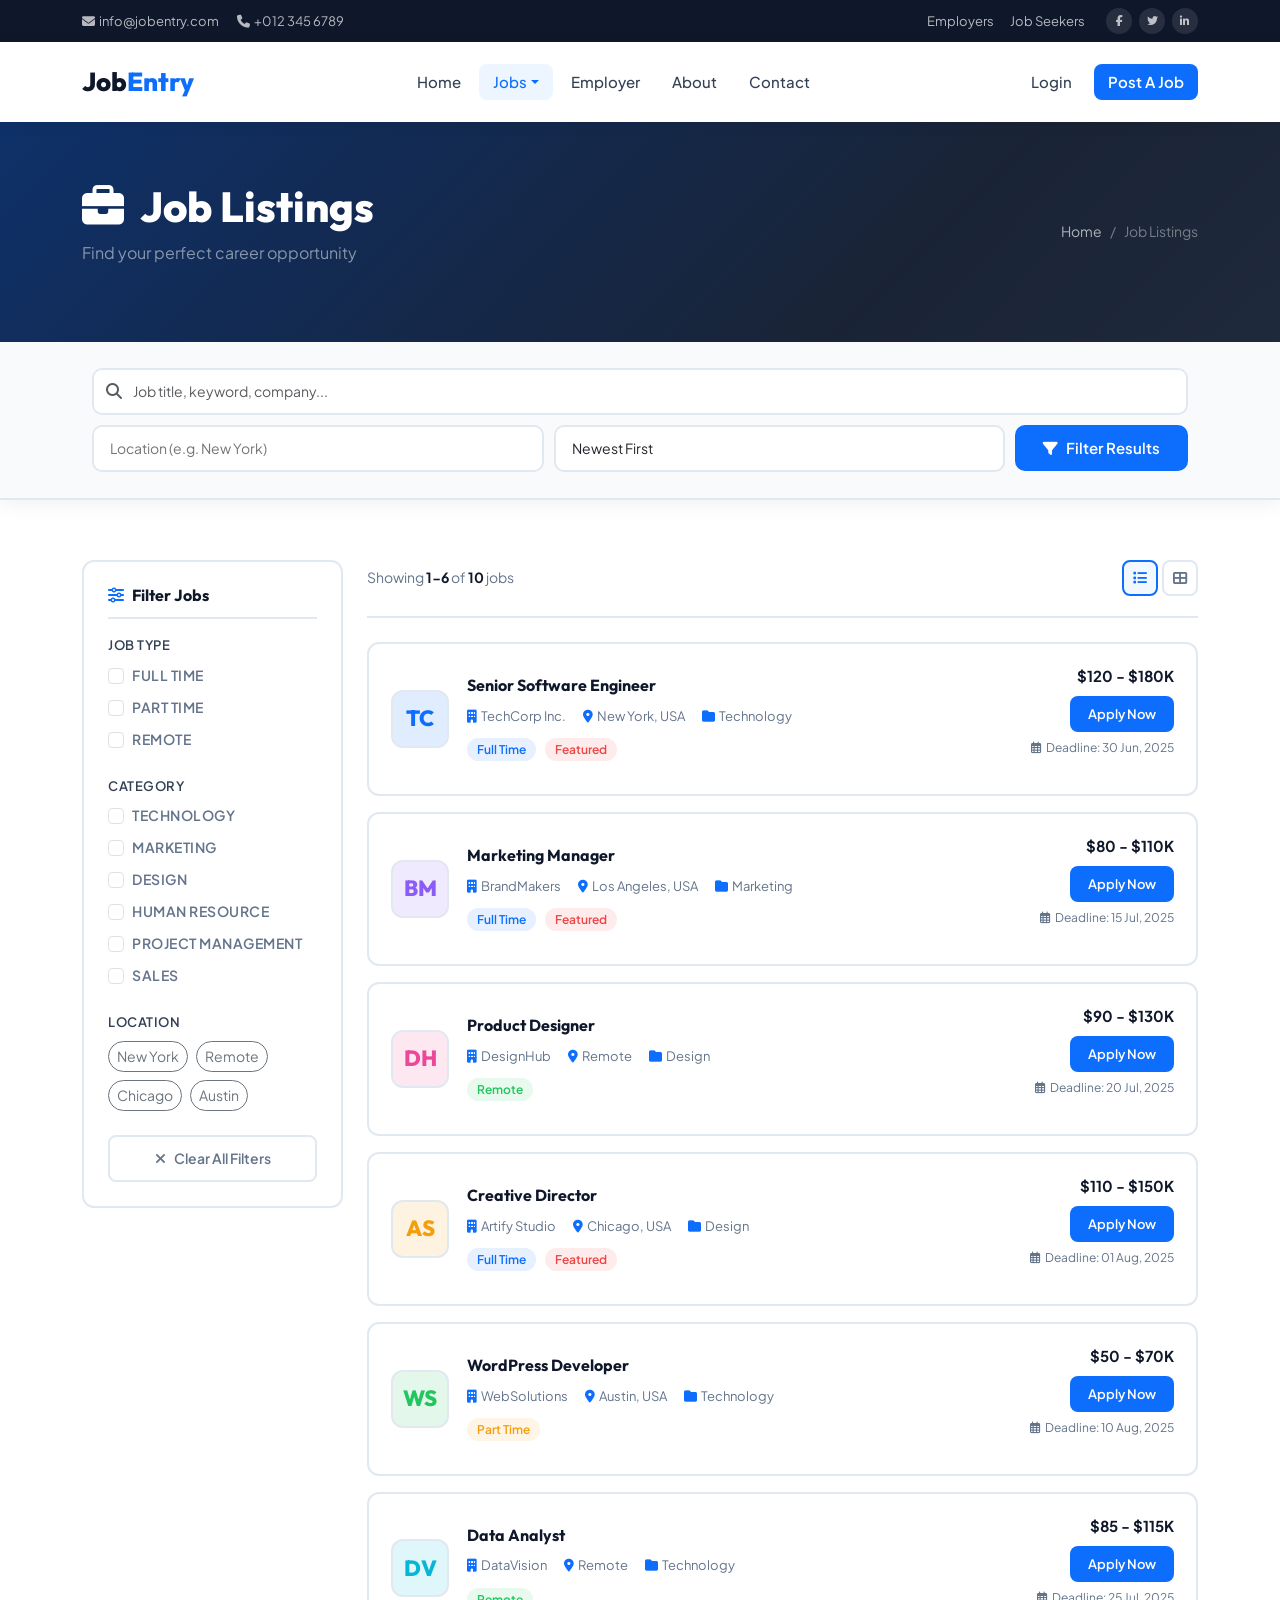
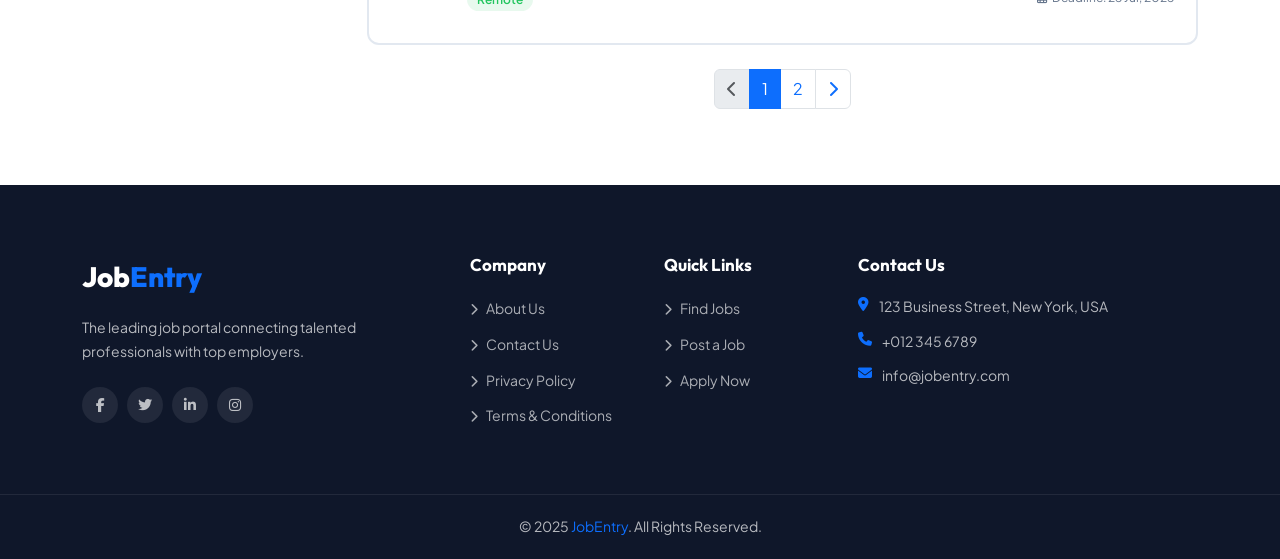
<file: jobs.html>
<!DOCTYPE html>
<html lang="en">
<head>
  <meta charset="UTF-8" />
  <meta name="viewport" content="width=device-width, initial-scale=1.0" />
  <title>Job Listings - JobEntry</title>
  <link rel="stylesheet" href="https://cdnjs.cloudflare.com/ajax/libs/bootstrap/5.3.2/css/bootstrap.min.css" />
  <link rel="stylesheet" href="https://cdnjs.cloudflare.com/ajax/libs/font-awesome/6.5.0/css/all.min.css" />
  <link rel="stylesheet" href="css/style.css" />
</head>
<body>

<!-- Preloader -->
<div id="preloader"><div class="spinner"></div></div>
<!-- Back to Top -->
<button id="backToTop"><i class="fas fa-chevron-up"></i></button>
<!-- Toast -->
<div class="toast-container position-fixed bottom-0 end-0 p-3">
  <div id="globalToast" class="toast align-items-center border-0" role="alert">
    <div class="d-flex"><div class="toast-body fw-semibold"></div><button type="button" class="btn-close me-2 m-auto" data-bs-dismiss="toast"></button></div>
  </div>
</div>

<!-- TOPBAR -->
<div class="topbar d-none d-lg-block">
  <div class="container">
    <div class="d-flex justify-content-between align-items-center">
      <div>
        <span class="me-3"><i class="fas fa-envelope me-1"></i><a href="mailto:info@jobentry.com">info@jobentry.com</a></span>
        <span><i class="fas fa-phone me-1"></i><a href="tel:+0123456789">+012 345 6789</a></span>
      </div>
      <div class="d-flex align-items-center gap-3">
        <a href="#">Employers</a>
        <a href="#">Job Seekers</a>
        <div class="social-links">
          <a href="#"><i class="fab fa-facebook-f"></i></a>
          <a href="#"><i class="fab fa-twitter"></i></a>
          <a href="#"><i class="fab fa-linkedin-in"></i></a>
        </div>
      </div>
    </div>
  </div>
</div>

<!-- NAVBAR -->
<nav class="navbar navbar-expand-lg">
  <div class="container">
    <a class="navbar-brand" href="index.html">Job<span>Entry</span></a>
    <button class="navbar-toggler border-0" type="button" data-bs-toggle="collapse" data-bs-target="#navMenu">
      <span class="navbar-toggler-icon"></span>
    </button>
    <div class="collapse navbar-collapse" id="navMenu">
      <ul class="navbar-nav mx-auto gap-1">
        <li class="nav-item"><a class="nav-link" href="index.html">Home</a></li>
        <li class="nav-item dropdown">
          <a class="nav-link dropdown-toggle active" href="#" data-bs-toggle="dropdown">Jobs</a>
          <ul class="dropdown-menu">
            <li><a class="dropdown-item" href="jobs.html"><i class="fas fa-list me-2 text-primary"></i>Job Listings</a></li>
            <li><a class="dropdown-item" href="apply.html"><i class="fas fa-file-alt me-2 text-primary"></i>Apply for Job</a></li>
          </ul>
        </li>
        <li class="nav-item"><a class="nav-link" href="employer.html">Employer</a></li>
        <li class="nav-item"><a class="nav-link" href="index.html#about">About</a></li>
        <li class="nav-item"><a class="nav-link" href="index.html#contact">Contact</a></li>
      </ul>
      <div class="d-flex align-items-center gap-2">
        <a href="employer.html" class="nav-link btn btn-outline-primary btn-sm px-3 rounded-3">Login</a>
        <a href="employer.html" class="nav-link btn-post-job">Post A Job</a>
      </div>
    </div>
  </div>
</nav>

<!-- PAGE HEADER -->
<section class="page-header">
  <div class="container">
    <div class="row align-items-center">
      <div class="col-md-6">
        <h1><i class="fas fa-briefcase me-3"></i>Job Listings</h1>
        <p class="text-white-50 mt-2">Find your perfect career opportunity</p>
      </div>
      <div class="col-md-6 text-md-end">
        <nav aria-label="breadcrumb">
          <ol class="breadcrumb justify-content-md-end">
            <li class="breadcrumb-item"><a href="index.html">Home</a></li>
            <li class="breadcrumb-item active">Job Listings</li>
          </ol>
        </nav>
      </div>
    </div>
  </div>
</section>

<!-- SEARCH BAR ON JOBS PAGE -->
<div class="search-section py-3" style="background:var(--light); border-bottom: 2px solid var(--border)">
  <div class="container">
    <div class="search-box">
      <div class="input-group flex-grow-1" style="min-width:200px">
        <span class="input-group-text border-2 border-end-0" style="border-radius:10px 0 0 10px; background:white; border-color:var(--border)"><i class="fas fa-search text-muted"></i></span>
        <input type="text" class="form-control border-2 border-start-0 ps-0" id="searchKeyword" placeholder="Job title, keyword, company..." style="border-radius:0 10px 10px 0" />
      </div>
      <input type="text" class="form-select" id="filterLocation" placeholder="Location (e.g. New York)" style="min-width:160px" />
      <select class="form-select" id="sortJobs" style="min-width:150px" onchange="applyFilters()">
        <option value="newest">Newest First</option>
        <option value="salary">Highest Salary</option>
        <option value="company">Company A-Z</option>
      </select>
      <button class="btn-search" onclick="applyFilters()"><i class="fas fa-filter me-2"></i>Filter Results</button>
    </div>
  </div>
</div>

<!-- JOBS LIST SECTION -->
<section class="jobs-list-section">
  <div class="container">
    <div class="row g-4">

      <!-- SIDEBAR FILTERS -->
      <div class="col-lg-3">
        <div class="filter-sidebar">
          <h5><i class="fas fa-sliders-h me-2 text-primary"></i>Filter Jobs</h5>

          <!-- Job Type -->
          <div class="filter-group">
            <label>Job Type</label>
            <div class="form-check"><input class="form-check-input filter-type" type="checkbox" value="Full Time" id="ftFull"><label class="form-check-label" for="ftFull">Full Time</label></div>
            <div class="form-check"><input class="form-check-input filter-type" type="checkbox" value="Part Time" id="ftPart"><label class="form-check-label" for="ftPart">Part Time</label></div>
            <div class="form-check"><input class="form-check-input filter-type" type="checkbox" value="Remote" id="ftRemote"><label class="form-check-label" for="ftRemote">Remote</label></div>
          </div>

          <!-- Category -->
          <div class="filter-group">
            <label>Category</label>
            <div class="form-check"><input class="form-check-input filter-category" type="checkbox" value="Technology" id="catTech"><label class="form-check-label" for="catTech">Technology</label></div>
            <div class="form-check"><input class="form-check-input filter-category" type="checkbox" value="Marketing" id="catMkt"><label class="form-check-label" for="catMkt">Marketing</label></div>
            <div class="form-check"><input class="form-check-input filter-category" type="checkbox" value="Design" id="catDesign"><label class="form-check-label" for="catDesign">Design</label></div>
            <div class="form-check"><input class="form-check-input filter-category" type="checkbox" value="Human Resource" id="catHR"><label class="form-check-label" for="catHR">Human Resource</label></div>
            <div class="form-check"><input class="form-check-input filter-category" type="checkbox" value="Project Management" id="catPM"><label class="form-check-label" for="catPM">Project Management</label></div>
            <div class="form-check"><input class="form-check-input filter-category" type="checkbox" value="Sales" id="catSales"><label class="form-check-label" for="catSales">Sales</label></div>
          </div>

          <!-- Location Quick Picks -->
          <div class="filter-group">
            <label>Location</label>
            <div class="d-flex flex-wrap gap-2">
              <button class="btn btn-sm btn-outline-secondary rounded-pill" onclick="setLocation('New York')">New York</button>
              <button class="btn btn-sm btn-outline-secondary rounded-pill" onclick="setLocation('Remote')">Remote</button>
              <button class="btn btn-sm btn-outline-secondary rounded-pill" onclick="setLocation('Chicago')">Chicago</button>
              <button class="btn btn-sm btn-outline-secondary rounded-pill" onclick="setLocation('Austin')">Austin</button>
            </div>
          </div>

          <button class="btn-filter-clear" onclick="clearFilters()"><i class="fas fa-times me-2"></i>Clear All Filters</button>
        </div>
      </div>

      <!-- JOBS CONTENT -->
      <div class="col-lg-9">
        <div class="jobs-toolbar">
          <span id="jobsCount">Loading jobs...</span>
          <div class="d-flex align-items-center gap-3">
            <div class="view-toggle d-flex gap-1">
              <button class="active" title="List View"><i class="fas fa-list"></i></button>
              <button title="Grid View" onclick="toggleGridView(this)"><i class="fas fa-th-large"></i></button>
            </div>
          </div>
        </div>

        <div id="jobsListContainer"></div>
        <div id="pagination" class="mt-4"></div>
      </div>
    </div>
  </div>
</section>

<!-- FOOTER -->
<footer class="footer">
  <div class="container">
    <div class="row g-5">
      <div class="col-lg-4 col-md-6">
        <div class="footer-logo">Job<span>Entry</span></div>
        <p class="mb-4">The leading job portal connecting talented professionals with top employers.</p>
        <div class="social-links">
          <a href="#"><i class="fab fa-facebook-f"></i></a>
          <a href="#"><i class="fab fa-twitter"></i></a>
          <a href="#"><i class="fab fa-linkedin-in"></i></a>
          <a href="#"><i class="fab fa-instagram"></i></a>
        </div>
      </div>
      <div class="col-lg-2 col-md-6">
        <h5>Company</h5>
        <ul class="footer-links ps-0">
          <li><a href="index.html#about"><i class="fas fa-chevron-right me-2 small"></i>About Us</a></li>
          <li><a href="index.html#contact"><i class="fas fa-chevron-right me-2 small"></i>Contact Us</a></li>
          <li><a href="#"><i class="fas fa-chevron-right me-2 small"></i>Privacy Policy</a></li>
          <li><a href="#"><i class="fas fa-chevron-right me-2 small"></i>Terms & Conditions</a></li>
        </ul>
      </div>
      <div class="col-lg-2 col-md-6">
        <h5>Quick Links</h5>
        <ul class="footer-links ps-0">
          <li><a href="jobs.html"><i class="fas fa-chevron-right me-2 small"></i>Find Jobs</a></li>
          <li><a href="employer.html"><i class="fas fa-chevron-right me-2 small"></i>Post a Job</a></li>
          <li><a href="apply.html"><i class="fas fa-chevron-right me-2 small"></i>Apply Now</a></li>
        </ul>
      </div>
      <div class="col-lg-4 col-md-6">
        <h5>Contact Us</h5>
        <ul class="footer-contact ps-0">
          <li><i class="fas fa-map-marker-alt"></i>123 Business Street, New York, USA</li>
          <li><i class="fas fa-phone"></i>+012 345 6789</li>
          <li><i class="fas fa-envelope"></i>info@jobentry.com</li>
        </ul>
      </div>
    </div>
  </div>
  <div class="footer-bottom">
    <div class="container">
      <p class="mb-0">&copy; 2025 <a href="#">JobEntry</a>. All Rights Reserved.</p>
    </div>
  </div>
</footer>

<script src="https://cdnjs.cloudflare.com/ajax/libs/bootstrap/5.3.2/js/bootstrap.bundle.min.js"></script>
<script src="js/script.js"></script>
<script>
function setLocation(loc) {
  document.getElementById('filterLocation').value = loc;
  applyFilters();
}
function toggleGridView(btn) {
  document.querySelectorAll('.view-toggle button').forEach(b => b.classList.remove('active'));
  btn.classList.add('active');
  const container = document.getElementById('jobsListContainer');
  if (btn.querySelector('.fa-th-large')) {
    container.style.display = 'grid';
    container.style.gridTemplateColumns = 'repeat(2, 1fr)';
    container.style.gap = '16px';
  } else {
    container.style.display = 'block';
  }
}
</script>
</body>
</html>
</file>
<file: css/style.css>
/* =========================================
   JOB PORTAL - MAIN STYLESHEET
   ========================================= */

@import url('https://fonts.googleapis.com/css2?family=Outfit:wght@300;400;500;600;700;800&family=Plus+Jakarta+Sans:wght@400;500;600;700&display=swap');

:root {
  --primary: #0d6efd;
  --primary-dark: #0a58ca;
  --secondary: #6c757d;
  --accent: #f59e0b;
  --dark: #0f172a;
  --dark-2: #1e293b;
  --light: #f8fafc;
  --light-2: #e2e8f0;
  --white: #ffffff;
  --success: #22c55e;
  --danger: #ef4444;
  --text: #334155;
  --text-muted: #64748b;
  --border: #e2e8f0;
  --shadow-sm: 0 1px 3px rgba(0,0,0,0.08);
  --shadow: 0 4px 20px rgba(0,0,0,0.10);
  --shadow-lg: 0 10px 40px rgba(0,0,0,0.15);
  --radius: 12px;
  --radius-lg: 20px;
  --transition: all 0.3s ease;
  --font-heading: 'Outfit', sans-serif;
  --font-body: 'Plus Jakarta Sans', sans-serif;
}

* { box-sizing: border-box; margin: 0; padding: 0; }

body {
  font-family: var(--font-body);
  color: var(--text);
  background: var(--white);
  overflow-x: hidden;
  line-height: 1.6;
}

h1,h2,h3,h4,h5,h6 { font-family: var(--font-heading); font-weight: 700; color: var(--dark); }
a { text-decoration: none; color: inherit; transition: var(--transition); }
img { max-width: 100%; }

/* ---- SCROLLBAR ---- */
::-webkit-scrollbar { width: 6px; }
::-webkit-scrollbar-track { background: var(--light); }
::-webkit-scrollbar-thumb { background: var(--primary); border-radius: 3px; }

/* ---- PRELOADER ---- */
#preloader {
  position: fixed; inset: 0;
  background: var(--white);
  display: flex; align-items: center; justify-content: center;
  z-index: 9999;
  transition: opacity 0.5s;
}
#preloader .spinner {
  width: 48px; height: 48px;
  border: 4px solid var(--light-2);
  border-top-color: var(--primary);
  border-radius: 50%;
  animation: spin 0.8s linear infinite;
}
@keyframes spin { to { transform: rotate(360deg); } }

/* ---- BACK TO TOP ---- */
#backToTop {
  position: fixed; bottom: 30px; right: 30px;
  width: 44px; height: 44px;
  background: var(--primary);
  color: var(--white);
  border: none; border-radius: 50%;
  font-size: 18px; cursor: pointer;
  display: none; align-items: center; justify-content: center;
  z-index: 999;
  box-shadow: var(--shadow);
  transition: var(--transition);
}
#backToTop:hover { background: var(--primary-dark); transform: translateY(-3px); }

/* ---- TOPBAR ---- */
.topbar {
  background: var(--dark);
  color: rgba(255,255,255,0.7);
  font-size: 13px;
  padding: 8px 0;
}
.topbar a { color: rgba(255,255,255,0.7); }
.topbar a:hover { color: var(--white); }
.topbar .social-links a {
  width: 26px; height: 26px;
  background: rgba(255,255,255,0.1);
  border-radius: 50%;
  display: inline-flex; align-items: center; justify-content: center;
  margin-left: 5px;
  font-size: 11px;
}
.topbar .social-links a:hover { background: var(--primary); color: var(--white); }

/* ---- NAVBAR ---- */
.navbar {
  background: var(--white);
  padding: 14px 0;
  box-shadow: 0 2px 15px rgba(0,0,0,0.07);
  position: sticky; top: 0; z-index: 1000;
}
.navbar-brand {
  font-family: var(--font-heading);
  font-size: 26px; font-weight: 800;
  color: var(--dark);
}
.navbar-brand span { color: var(--primary); }
.navbar .nav-link {
  font-weight: 500; color: var(--text); padding: 6px 14px !important;
  font-size: 15px;
  border-radius: 8px;
}
.navbar .nav-link:hover, .navbar .nav-link.active { color: var(--primary); background: rgba(13,110,253,0.07); }
.navbar .dropdown-menu {
  border: none;
  box-shadow: var(--shadow-lg);
  border-radius: var(--radius);
  padding: 8px;
  margin-top: 8px;
}
.navbar .dropdown-item {
  border-radius: 8px; padding: 8px 14px; font-size: 14px; font-weight: 500;
}
.navbar .dropdown-item:hover { background: rgba(13,110,253,0.08); color: var(--primary); }
.btn-post-job {
  background: var(--primary);
  color: var(--white) !important;
  border-radius: 8px !important;
  padding: 8px 20px !important;
  font-weight: 600 !important;
}
.btn-post-job:hover { background: var(--primary-dark); color: var(--white) !important; }

/* ---- HERO / CAROUSEL ---- */
.hero-carousel { position: relative; }
.hero-slide {
  min-height: 560px;
  background-size: cover; background-position: center;
  display: flex; align-items: center;
  position: relative;
}
.hero-slide::before {
  content: '';
  position: absolute; inset: 0;
  background: linear-gradient(135deg, rgba(15,23,42,0.82) 0%, rgba(13,110,253,0.55) 100%);
}
.hero-slide .container { position: relative; z-index: 2; }
.hero-slide h1 {
  font-size: clamp(32px, 5vw, 58px);
  font-weight: 800; color: var(--white); line-height: 1.15;
  margin-bottom: 18px;
}
.hero-slide p { color: rgba(255,255,255,0.8); font-size: 17px; margin-bottom: 30px; max-width: 540px; }
.hero-slide .btn-hero-primary {
  background: var(--primary); color: var(--white);
  padding: 12px 30px; border-radius: 10px; font-weight: 600; font-size: 15px;
  border: 2px solid var(--primary);
  transition: var(--transition);
}
.hero-slide .btn-hero-primary:hover { background: transparent; color: var(--white); }
.hero-slide .btn-hero-outline {
  background: transparent; color: var(--white);
  padding: 12px 30px; border-radius: 10px; font-weight: 600; font-size: 15px;
  border: 2px solid rgba(255,255,255,0.6);
  transition: var(--transition);
}
.hero-slide .btn-hero-outline:hover { background: var(--white); color: var(--dark); border-color: var(--white); }

/* ---- SEARCH BAR ---- */
.search-section {
  background: var(--white);
  padding: 30px 0;
  box-shadow: 0 4px 20px rgba(0,0,0,0.06);
}
.search-box {
  background: var(--light);
  border-radius: var(--radius-lg);
  padding: 10px;
  display: flex; gap: 10px; flex-wrap: wrap;
  align-items: center;
}
.search-box .form-select,
.search-box .form-control {
  border: 2px solid var(--border);
  border-radius: 10px;
  padding: 11px 16px;
  font-size: 14px; font-family: var(--font-body);
  background: var(--white);
  flex: 1; min-width: 140px;
  transition: var(--transition);
}
.search-box .form-select:focus,
.search-box .form-control:focus {
  border-color: var(--primary);
  box-shadow: 0 0 0 3px rgba(13,110,253,0.12);
  outline: none;
}
.search-box .btn-search {
  background: var(--primary); color: var(--white);
  border: none; border-radius: 10px;
  padding: 11px 28px; font-weight: 600; font-size: 15px;
  white-space: nowrap;
  transition: var(--transition);
}
.search-box .btn-search:hover { background: var(--primary-dark); transform: translateY(-1px); }

/* ---- SECTION HEADERS ---- */
.section-header { margin-bottom: 50px; }
.section-header .badge-label {
  display: inline-block;
  background: rgba(13,110,253,0.1);
  color: var(--primary);
  font-size: 13px; font-weight: 600;
  padding: 5px 14px; border-radius: 20px;
  margin-bottom: 12px; letter-spacing: 0.5px;
  text-transform: uppercase;
}
.section-header h2 {
  font-size: clamp(26px, 4vw, 40px);
  font-weight: 800; line-height: 1.2;
  color: var(--dark);
}
.section-header p { color: var(--text-muted); font-size: 16px; max-width: 560px; }
.section-divider {
  width: 60px; height: 4px;
  background: var(--primary);
  border-radius: 2px; margin: 14px 0;
}

/* ---- CATEGORIES ---- */
.categories-section { padding: 80px 0; background: var(--light); }
.category-card {
  background: var(--white);
  border-radius: var(--radius);
  padding: 30px 24px;
  text-align: center;
  border: 2px solid transparent;
  transition: var(--transition);
  cursor: pointer;
  height: 100%;
}
.category-card:hover {
  border-color: var(--primary);
  transform: translateY(-6px);
  box-shadow: var(--shadow-lg);
}
.category-card .cat-icon {
  width: 64px; height: 64px;
  border-radius: var(--radius);
  display: flex; align-items: center; justify-content: center;
  font-size: 26px; margin: 0 auto 16px;
  transition: var(--transition);
}
.category-card:hover .cat-icon { transform: scale(1.1); }
.category-card h5 { font-size: 15px; font-weight: 700; margin-bottom: 6px; }
.category-card span { font-size: 13px; color: var(--text-muted); }

/* ---- ABOUT SECTION ---- */
.about-section { padding: 90px 0; }
.about-img-grid { position: relative; }
.about-img-grid .img-main {
  border-radius: var(--radius-lg);
  box-shadow: var(--shadow-lg);
  width: 100%;
  object-fit: cover; height: 420px;
}
.about-img-grid .img-float {
  position: absolute;
  width: 160px; height: 160px;
  object-fit: cover;
  border-radius: var(--radius);
  border: 4px solid var(--white);
  box-shadow: var(--shadow);
}
.about-img-grid .img-float.bottom-right { bottom: -20px; right: -20px; }
.about-stats-pill {
  background: var(--primary);
  color: var(--white);
  padding: 14px 22px;
  border-radius: var(--radius);
  display: inline-flex; align-items: center; gap: 12px;
  box-shadow: var(--shadow);
  position: absolute; top: 30px; right: -20px;
}
.about-stats-pill h3 { font-size: 28px; font-weight: 800; color: var(--white); margin: 0; }
.about-stats-pill p { font-size: 12px; color: rgba(255,255,255,0.8); margin: 0; }
.about-check { display: flex; align-items: center; gap: 10px; margin-bottom: 14px; font-weight: 500; }
.about-check i { color: var(--success); font-size: 18px; }

/* ---- JOB LISTINGS ---- */
.jobs-section { padding: 80px 0; }
.jobs-section .nav-pills .nav-link {
  border-radius: 8px; font-weight: 600; color: var(--text-muted);
  padding: 8px 20px; border: 2px solid var(--border);
  margin-right: 8px;
}
.jobs-section .nav-pills .nav-link.active {
  background: var(--primary); border-color: var(--primary); color: var(--white);
}
.job-card {
  background: var(--white);
  border: 2px solid var(--border);
  border-radius: var(--radius);
  padding: 20px 22px;
  transition: var(--transition);
  display: flex; align-items: center; gap: 18px;
  margin-bottom: 16px;
}
.job-card:hover {
  border-color: var(--primary);
  box-shadow: var(--shadow);
  transform: translateX(4px);
}
.job-card .company-logo {
  width: 58px; height: 58px;
  border-radius: 12px;
  border: 2px solid var(--border);
  object-fit: contain; padding: 6px;
  flex-shrink: 0; background: var(--white);
}
.job-card .company-logo-placeholder {
  width: 58px; height: 58px;
  border-radius: 12px;
  border: 2px solid var(--border);
  flex-shrink: 0; background: var(--light);
  display: flex; align-items: center; justify-content: center;
  font-size: 22px; font-weight: 800;
  color: var(--primary);
  font-family: var(--font-heading);
}
.job-card .job-info { flex: 1; }
.job-card h5 {
  font-size: 16px; font-weight: 700; margin-bottom: 6px;
  transition: var(--transition);
}
.job-card:hover h5 { color: var(--primary); }
.job-card .job-meta span {
  font-size: 13px; color: var(--text-muted);
  margin-right: 14px;
}
.job-card .job-meta i { margin-right: 4px; color: var(--primary); }
.job-card .badge-type {
  font-size: 12px; font-weight: 600; padding: 4px 10px;
  border-radius: 20px; margin-right: 6px;
}
.badge-fulltime { background: rgba(13,110,253,0.1); color: var(--primary); }
.badge-parttime { background: rgba(245,158,11,0.1); color: var(--accent); }
.badge-remote { background: rgba(34,197,94,0.1); color: var(--success); }
.badge-featured { background: rgba(239,68,68,0.1); color: var(--danger); }
.badge-urgent { background: rgba(239,68,68,1); color: white; }
.job-card .job-actions { flex-shrink: 0; text-align: right; }
.job-card .salary {
  font-weight: 700; font-size: 15px; color: var(--dark);
  display: block; margin-bottom: 8px;
}
.job-card .deadline { font-size: 12px; color: var(--text-muted); margin-top: 6px; }
.btn-apply {
  background: var(--primary); color: var(--white);
  border: none; border-radius: 8px;
  padding: 8px 18px; font-size: 13px; font-weight: 600;
  transition: var(--transition); cursor: pointer;
}
.btn-apply:hover { background: var(--primary-dark); transform: translateY(-2px); }

/* ---- COUNTER SECTION ---- */
.counter-section {
  background: linear-gradient(135deg, var(--dark) 0%, var(--dark-2) 100%);
  padding: 70px 0; position: relative; overflow: hidden;
}
.counter-section::before {
  content: '';
  position: absolute; inset: 0;
  background: url("data:image/svg+xml,%3Csvg width='60' height='60' viewBox='0 0 60 60' xmlns='http://www.w3.org/2000/svg'%3E%3Cg fill='none' fill-rule='evenodd'%3E%3Cg fill='%230d6efd' fill-opacity='0.08'%3E%3Cpath d='M36 34v-4h-2v4h-4v2h4v4h2v-4h4v-2h-4zm0-30V0h-2v4h-4v2h4v4h2V6h4V4h-4zM6 34v-4H4v4H0v2h4v4h2v-4h4v-2H6zM6 4V0H4v4H0v2h4v4h2V6h4V4H6z'/%3E%3C/g%3E%3C/g%3E%3C/svg%3E");
}
.counter-item { text-align: center; position: relative; z-index: 1; }
.counter-item .counter-num {
  font-family: var(--font-heading);
  font-size: clamp(36px, 5vw, 56px); font-weight: 800;
  color: var(--white); line-height: 1;
  margin-bottom: 8px;
}
.counter-item .counter-num span { color: var(--accent); }
.counter-item p { color: rgba(255,255,255,0.65); font-size: 15px; font-weight: 500; }
.counter-item .counter-icon {
  font-size: 36px; color: var(--primary);
  margin-bottom: 14px; display: block;
  opacity: 0.8;
}

/* ---- TESTIMONIALS ---- */
.testimonials-section { padding: 80px 0; background: var(--light); }
.testimonial-card {
  background: var(--white);
  border-radius: var(--radius-lg);
  padding: 30px;
  box-shadow: var(--shadow);
  transition: var(--transition);
  height: 100%;
}
.testimonial-card:hover { transform: translateY(-6px); box-shadow: var(--shadow-lg); }
.testimonial-card .stars { color: var(--accent); margin-bottom: 14px; font-size: 14px; }
.testimonial-card p { color: var(--text-muted); font-size: 15px; line-height: 1.7; margin-bottom: 20px; font-style: italic; }
.testimonial-card .author { display: flex; align-items: center; gap: 12px; }
.testimonial-card .author img {
  width: 48px; height: 48px; border-radius: 50%;
  object-fit: cover; border: 2px solid var(--primary);
}
.testimonial-card .author .author-placeholder {
  width: 48px; height: 48px; border-radius: 50%;
  background: var(--primary); color: var(--white);
  display: flex; align-items: center; justify-content: center;
  font-weight: 700; font-size: 18px;
}
.testimonial-card .author h6 { font-size: 15px; font-weight: 700; margin-bottom: 2px; }
.testimonial-card .author span { font-size: 12px; color: var(--text-muted); }

/* ---- NEWSLETTER ---- */
.newsletter-section {
  background: linear-gradient(135deg, var(--primary) 0%, #1a56db 100%);
  padding: 70px 0;
}
.newsletter-section h2 { color: var(--white); font-size: clamp(26px, 4vw, 38px); }
.newsletter-section p { color: rgba(255,255,255,0.8); font-size: 16px; }
.newsletter-form { display: flex; gap: 10px; max-width: 480px; }
.newsletter-form input {
  flex: 1; border: none; border-radius: 10px;
  padding: 13px 18px; font-size: 15px; font-family: var(--font-body);
  outline: none;
}
.newsletter-form .btn-sub {
  background: var(--dark); color: var(--white);
  border: none; border-radius: 10px;
  padding: 13px 24px; font-weight: 600; cursor: pointer;
  transition: var(--transition); white-space: nowrap;
}
.newsletter-form .btn-sub:hover { background: var(--accent); }

/* ---- FOOTER ---- */
.footer { background: var(--dark); color: rgba(255,255,255,0.7); padding: 70px 0 0; }
.footer h5 { color: var(--white); font-size: 17px; font-weight: 700; margin-bottom: 20px; }
.footer-logo { font-family: var(--font-heading); font-size: 28px; font-weight: 800; color: var(--white); margin-bottom: 16px; }
.footer-logo span { color: var(--primary); }
.footer p { font-size: 14px; line-height: 1.7; }
.footer .footer-links li { list-style: none; margin-bottom: 10px; }
.footer .footer-links a { color: rgba(255,255,255,0.65); font-size: 14px; transition: var(--transition); }
.footer .footer-links a:hover { color: var(--primary); padding-left: 4px; }
.footer .footer-contact li { list-style: none; margin-bottom: 12px; font-size: 14px; display: flex; align-items: flex-start; gap: 10px; }
.footer .footer-contact i { color: var(--primary); margin-top: 2px; }
.footer .social-links a {
  width: 36px; height: 36px;
  background: rgba(255,255,255,0.08);
  border-radius: 50%; display: inline-flex; align-items: center; justify-content: center;
  margin-right: 6px; font-size: 14px; color: rgba(255,255,255,0.7);
  transition: var(--transition);
}
.footer .social-links a:hover { background: var(--primary); color: var(--white); }
.footer-bottom {
  border-top: 1px solid rgba(255,255,255,0.08);
  padding: 20px 0; margin-top: 50px;
  font-size: 13px; text-align: center;
}
.footer-bottom a { color: var(--primary); }

/* ---- JOBS PAGE ---- */
.page-header {
  background: linear-gradient(135deg, var(--dark) 0%, var(--dark-2) 100%);
  padding: 60px 0;
  position: relative;
}
.page-header::before {
  content: '';
  position: absolute; inset: 0;
  background: linear-gradient(135deg, rgba(13,110,253,0.3) 0%, transparent 70%);
}
.page-header .container { position: relative; z-index: 2; }
.page-header h1 { color: var(--white); font-size: clamp(28px, 4vw, 42px); font-weight: 800; }
.page-header .breadcrumb { margin: 0; }
.page-header .breadcrumb-item, .page-header .breadcrumb-item a { color: rgba(255,255,255,0.65); font-size: 14px; }
.page-header .breadcrumb-item.active, .page-header .breadcrumb-item::before { color: rgba(255,255,255,0.4); }
.page-header .breadcrumb-item a:hover { color: var(--white); }

.jobs-list-section { padding: 60px 0; }
.filter-sidebar {
  background: var(--white);
  border-radius: var(--radius);
  border: 2px solid var(--border);
  padding: 24px;
  position: sticky; top: 90px;
}
.filter-sidebar h5 { font-size: 16px; font-weight: 700; margin-bottom: 16px; padding-bottom: 12px; border-bottom: 2px solid var(--border); }
.filter-group { margin-bottom: 24px; }
.filter-group label { font-size: 13px; font-weight: 600; color: var(--text); display: block; margin-bottom: 8px; text-transform: uppercase; letter-spacing: 0.5px; }
.filter-group .form-check { margin-bottom: 8px; }
.filter-group .form-check-label { font-size: 14px; color: var(--text-muted); cursor: pointer; }
.filter-group .form-check-input:checked { background-color: var(--primary); border-color: var(--primary); }
.filter-group .form-range::-webkit-slider-thumb { background: var(--primary); }
.btn-filter-clear { width: 100%; padding: 10px; border: 2px solid var(--border); background: transparent; border-radius: 8px; font-weight: 600; color: var(--text-muted); cursor: pointer; transition: var(--transition); font-size: 14px; }
.btn-filter-clear:hover { border-color: var(--primary); color: var(--primary); }

.jobs-toolbar {
  display: flex; align-items: center; justify-content: space-between; flex-wrap: wrap; gap: 12px;
  margin-bottom: 24px; padding-bottom: 20px; border-bottom: 2px solid var(--border);
}
.jobs-toolbar span { font-size: 14px; color: var(--text-muted); }
.jobs-toolbar span strong { color: var(--dark); }
.jobs-toolbar .view-toggle button {
  width: 36px; height: 36px;
  border: 2px solid var(--border); background: transparent;
  border-radius: 8px; cursor: pointer; transition: var(--transition);
  font-size: 14px; color: var(--text-muted);
}
.jobs-toolbar .view-toggle button.active { border-color: var(--primary); color: var(--primary); background: rgba(13,110,253,0.05); }

/* ---- APPLY PAGE ---- */
.apply-section { padding: 60px 0; }
.apply-card {
  background: var(--white);
  border-radius: var(--radius-lg);
  border: 2px solid var(--border);
  overflow: hidden;
  box-shadow: var(--shadow);
}
.apply-card .apply-header {
  background: linear-gradient(135deg, var(--dark) 0%, var(--dark-2) 100%);
  padding: 30px;
  display: flex; align-items: center; gap: 20px;
}
.apply-card .apply-header .job-logo {
  width: 70px; height: 70px; border-radius: 12px;
  background: var(--white); display: flex; align-items: center; justify-content: center;
  font-size: 28px; font-weight: 800; color: var(--primary); font-family: var(--font-heading);
  flex-shrink: 0;
}
.apply-card .apply-header h3 { color: var(--white); font-size: 22px; margin-bottom: 6px; }
.apply-card .apply-header p { color: rgba(255,255,255,0.7); font-size: 14px; margin: 0; }
.apply-card .apply-body { padding: 30px 36px; }
.apply-steps {
  display: flex; gap: 0; margin-bottom: 36px;
  counter-reset: step;
}
.step-item {
  flex: 1; text-align: center; position: relative;
  cursor: pointer;
}
.step-item::before {
  content: '';
  position: absolute; top: 20px; left: 50%; right: -50%;
  height: 2px; background: var(--border); z-index: 0;
}
.step-item:last-child::before { display: none; }
.step-circle {
  width: 42px; height: 42px;
  border-radius: 50%;
  border: 2px solid var(--border);
  background: var(--white);
  display: flex; align-items: center; justify-content: center;
  font-weight: 700; font-size: 15px; color: var(--text-muted);
  margin: 0 auto 8px;
  position: relative; z-index: 1;
  transition: var(--transition);
}
.step-item.active .step-circle { background: var(--primary); border-color: var(--primary); color: var(--white); }
.step-item.done .step-circle { background: var(--success); border-color: var(--success); color: var(--white); }
.step-item span { font-size: 12px; font-weight: 600; color: var(--text-muted); }
.step-item.active span { color: var(--primary); }

.form-label { font-weight: 600; font-size: 14px; color: var(--dark); margin-bottom: 6px; }
.form-control, .form-select {
  border: 2px solid var(--border); border-radius: 10px;
  padding: 11px 16px; font-size: 14px; font-family: var(--font-body);
  transition: var(--transition);
}
.form-control:focus, .form-select:focus {
  border-color: var(--primary);
  box-shadow: 0 0 0 3px rgba(13,110,253,0.12);
}
.upload-area {
  border: 2px dashed var(--border);
  border-radius: var(--radius); padding: 36px;
  text-align: center; cursor: pointer;
  transition: var(--transition);
}
.upload-area:hover { border-color: var(--primary); background: rgba(13,110,253,0.02); }
.upload-area i { font-size: 40px; color: var(--text-muted); margin-bottom: 12px; }
.upload-area p { font-size: 14px; color: var(--text-muted); margin: 0; }
.upload-area .upload-browse { color: var(--primary); font-weight: 600; text-decoration: underline; }
.btn-submit {
  background: var(--primary); color: var(--white);
  border: none; border-radius: 10px;
  padding: 13px 36px; font-weight: 700; font-size: 16px;
  cursor: pointer; transition: var(--transition);
  width: 100%;
}
.btn-submit:hover { background: var(--primary-dark); transform: translateY(-2px); box-shadow: 0 6px 20px rgba(13,110,253,0.35); }

/* ---- EMPLOYER DASHBOARD ---- */
.dashboard-section { padding: 60px 0; }
.dashboard-sidebar {
  background: var(--white);
  border-radius: var(--radius);
  border: 2px solid var(--border);
  overflow: hidden;
  position: sticky; top: 90px;
}
.employer-profile {
  background: linear-gradient(135deg, var(--dark) 0%, var(--dark-2) 100%);
  padding: 28px; text-align: center;
}
.employer-avatar {
  width: 80px; height: 80px;
  background: var(--primary); border-radius: 50%;
  display: flex; align-items: center; justify-content: center;
  font-size: 32px; font-weight: 800; color: var(--white);
  margin: 0 auto 14px;
  border: 3px solid rgba(255,255,255,0.2);
}
.employer-profile h5 { color: var(--white); font-size: 17px; margin-bottom: 4px; }
.employer-profile span { color: rgba(255,255,255,0.6); font-size: 13px; }
.dashboard-nav { padding: 14px; }
.dashboard-nav .nav-link {
  display: flex; align-items: center; gap: 10px;
  padding: 11px 16px; border-radius: 10px;
  font-weight: 600; font-size: 14px; color: var(--text-muted);
  transition: var(--transition); margin-bottom: 4px;
}
.dashboard-nav .nav-link i { font-size: 16px; width: 20px; text-align: center; }
.dashboard-nav .nav-link:hover, .dashboard-nav .nav-link.active {
  background: rgba(13,110,253,0.08); color: var(--primary);
}
.dashboard-nav .nav-link .badge-count {
  margin-left: auto;
  background: var(--primary); color: var(--white);
  font-size: 11px; padding: 2px 7px; border-radius: 20px;
}

.stat-card {
  background: var(--white); border-radius: var(--radius);
  border: 2px solid var(--border); padding: 24px;
  display: flex; align-items: center; gap: 16px;
  transition: var(--transition);
}
.stat-card:hover { border-color: var(--primary); transform: translateY(-3px); box-shadow: var(--shadow); }
.stat-card .stat-icon {
  width: 56px; height: 56px;
  border-radius: var(--radius);
  display: flex; align-items: center; justify-content: center;
  font-size: 22px; flex-shrink: 0;
}
.stat-card h3 { font-size: 28px; font-weight: 800; margin-bottom: 2px; }
.stat-card p { font-size: 13px; color: var(--text-muted); margin: 0; }

.dashboard-card {
  background: var(--white); border-radius: var(--radius);
  border: 2px solid var(--border); padding: 24px;
  margin-bottom: 24px;
}
.dashboard-card .card-title {
  font-size: 17px; font-weight: 700; margin-bottom: 20px;
  padding-bottom: 14px; border-bottom: 2px solid var(--border);
  display: flex; align-items: center; justify-content: space-between;
}
.application-item {
  display: flex; align-items: center; gap: 14px;
  padding: 14px 0; border-bottom: 1px solid var(--border);
}
.application-item:last-child { border-bottom: none; padding-bottom: 0; }
.applicant-avatar {
  width: 44px; height: 44px; border-radius: 50%;
  background: var(--light); display: flex; align-items: center; justify-content: center;
  font-size: 16px; font-weight: 700; color: var(--primary);
  flex-shrink: 0;
}
.application-item .info { flex: 1; }
.application-item .info h6 { font-size: 14px; font-weight: 700; margin-bottom: 2px; }
.application-item .info span { font-size: 12px; color: var(--text-muted); }
.status-badge { font-size: 11px; font-weight: 600; padding: 3px 10px; border-radius: 20px; }
.status-pending { background: rgba(245,158,11,0.1); color: var(--accent); }
.status-reviewed { background: rgba(13,110,253,0.1); color: var(--primary); }
.status-hired { background: rgba(34,197,94,0.1); color: var(--success); }
.status-rejected { background: rgba(239,68,68,0.1); color: var(--danger); }

.posted-job-item {
  display: flex; align-items: center; gap: 14px;
  padding: 14px 0; border-bottom: 1px solid var(--border);
}
.posted-job-item:last-child { border-bottom: none; }
.posted-job-item .info { flex: 1; }
.posted-job-item .info h6 { font-size: 14px; font-weight: 700; margin-bottom: 2px; }
.posted-job-item .info span { font-size: 12px; color: var(--text-muted); }
.posted-job-item .actions { display: flex; gap: 6px; }
.btn-sm-action {
  width: 32px; height: 32px;
  border: 2px solid var(--border); background: transparent;
  border-radius: 8px; font-size: 13px; cursor: pointer;
  transition: var(--transition); display: flex; align-items: center; justify-content: center;
}
.btn-sm-action:hover { border-color: var(--primary); color: var(--primary); }
.btn-sm-action.danger:hover { border-color: var(--danger); color: var(--danger); }

/* ---- POST JOB MODAL ---- */
.modal-content { border: none; border-radius: var(--radius-lg); overflow: hidden; }
.modal-header { background: var(--dark); color: var(--white); border: none; padding: 20px 26px; }
.modal-header .modal-title { font-family: var(--font-heading); font-weight: 700; }
.modal-header .btn-close { filter: invert(1); }
.modal-body { padding: 28px 26px; }
.modal-footer { border-top: 2px solid var(--border); padding: 16px 26px; }

/* ---- SUCCESS / TOAST ---- */
.toast-container { z-index: 9999; }
.toast { border-radius: 12px; border: none; box-shadow: var(--shadow-lg); }

/* ---- RESPONSIVE ---- */
@media (max-width: 991px) {
  .hero-slide { min-height: 420px; }
  .about-stats-pill { right: 0; top: 10px; }
  .filter-sidebar { position: static; margin-bottom: 24px; }
  .dashboard-sidebar { position: static; margin-bottom: 24px; }
}
@media (max-width: 767px) {
  .hero-slide { min-height: 360px; }
  .search-box { flex-direction: column; }
  .newsletter-form { flex-direction: column; }
  .job-card { flex-direction: column; align-items: flex-start; gap: 12px; }
  .job-card .job-actions { width: 100%; display: flex; justify-content: space-between; align-items: center; }
  .apply-card .apply-body { padding: 20px; }
}
@media (max-width: 576px) {
  .topbar { display: none; }
  .apply-steps .step-item span { display: none; }
}

/* ---- ANIMATIONS ---- */
@keyframes fadeInUp {
  from { opacity: 0; transform: translateY(30px); }
  to { opacity: 1; transform: translateY(0); }
}
.fade-up { animation: fadeInUp 0.6s ease both; }
.fade-up-d1 { animation-delay: 0.1s; }
.fade-up-d2 { animation-delay: 0.2s; }
.fade-up-d3 { animation-delay: 0.3s; }
.fade-up-d4 { animation-delay: 0.4s; }

/* Chart placeholder */
.chart-placeholder {
  height: 200px;
  background: var(--light);
  border-radius: var(--radius);
  display: flex; align-items: center; justify-content: center;
  color: var(--text-muted); font-size: 14px;
}
</file>
